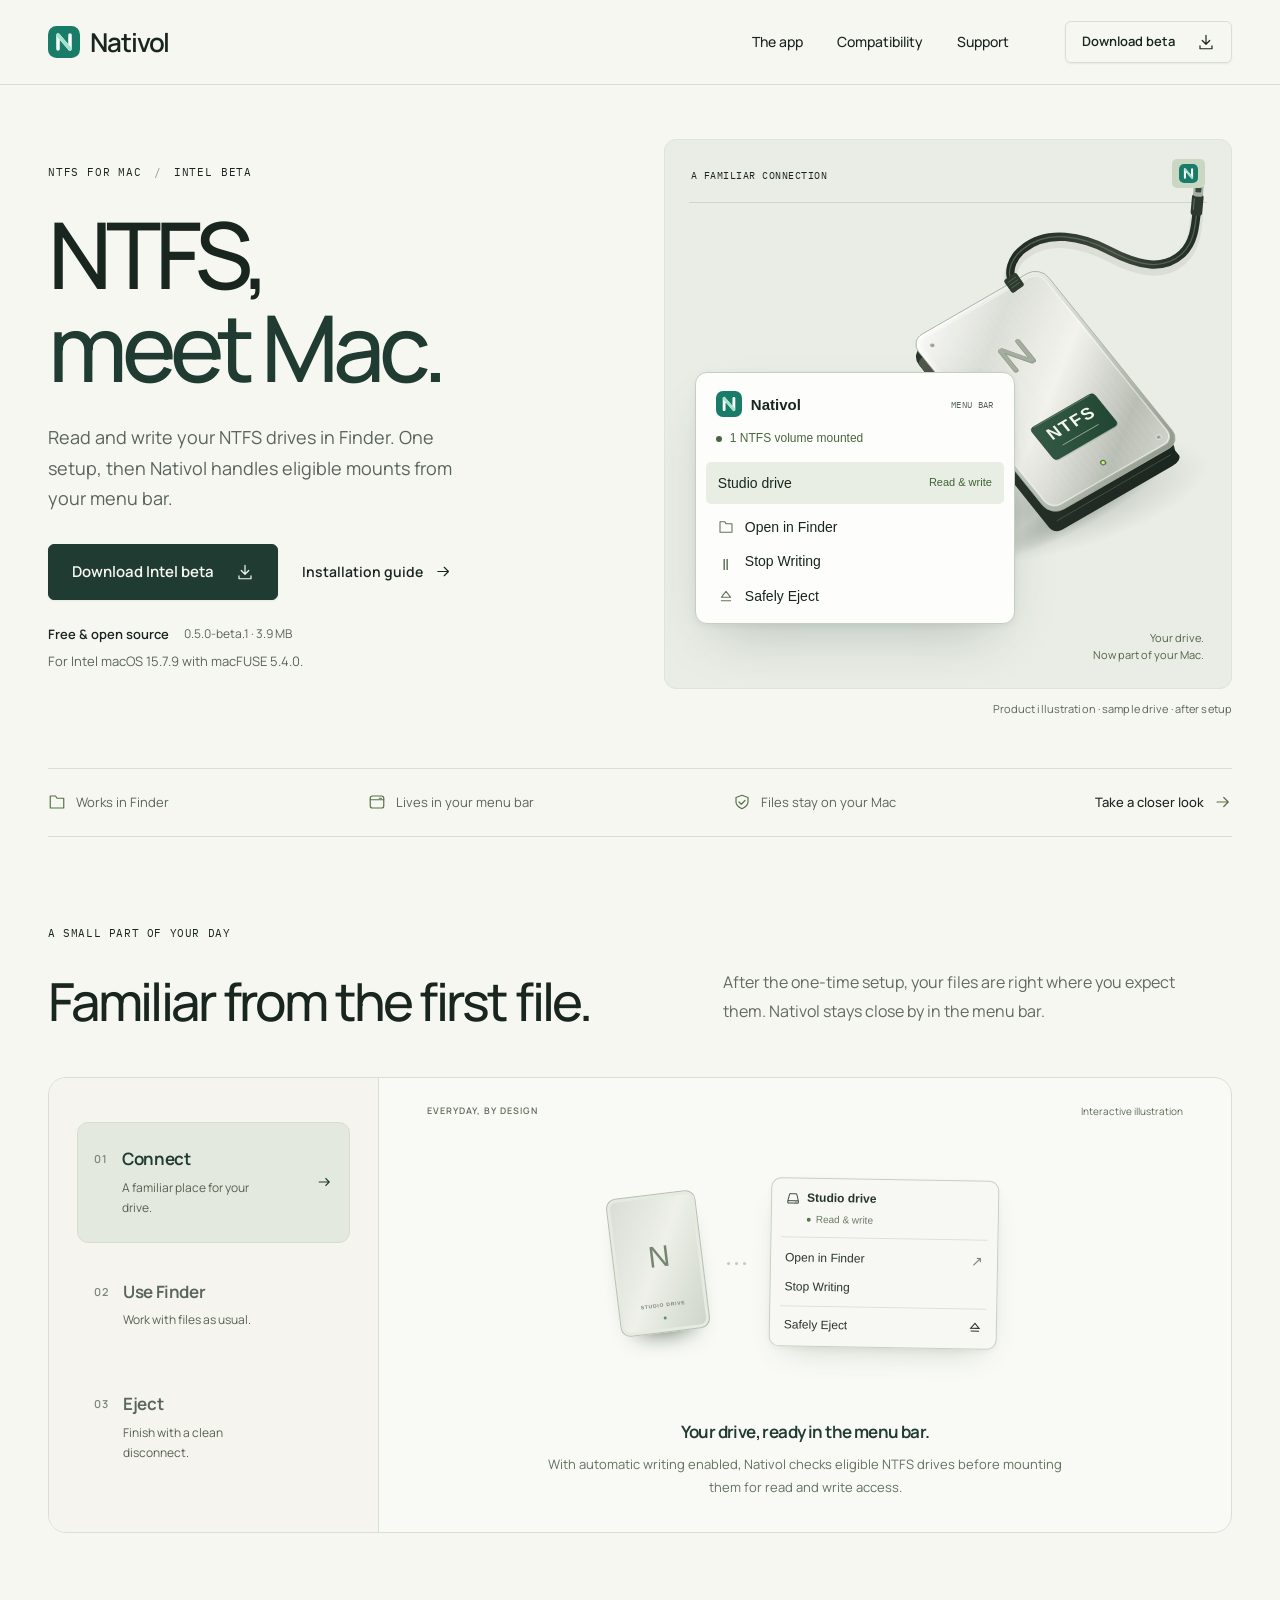
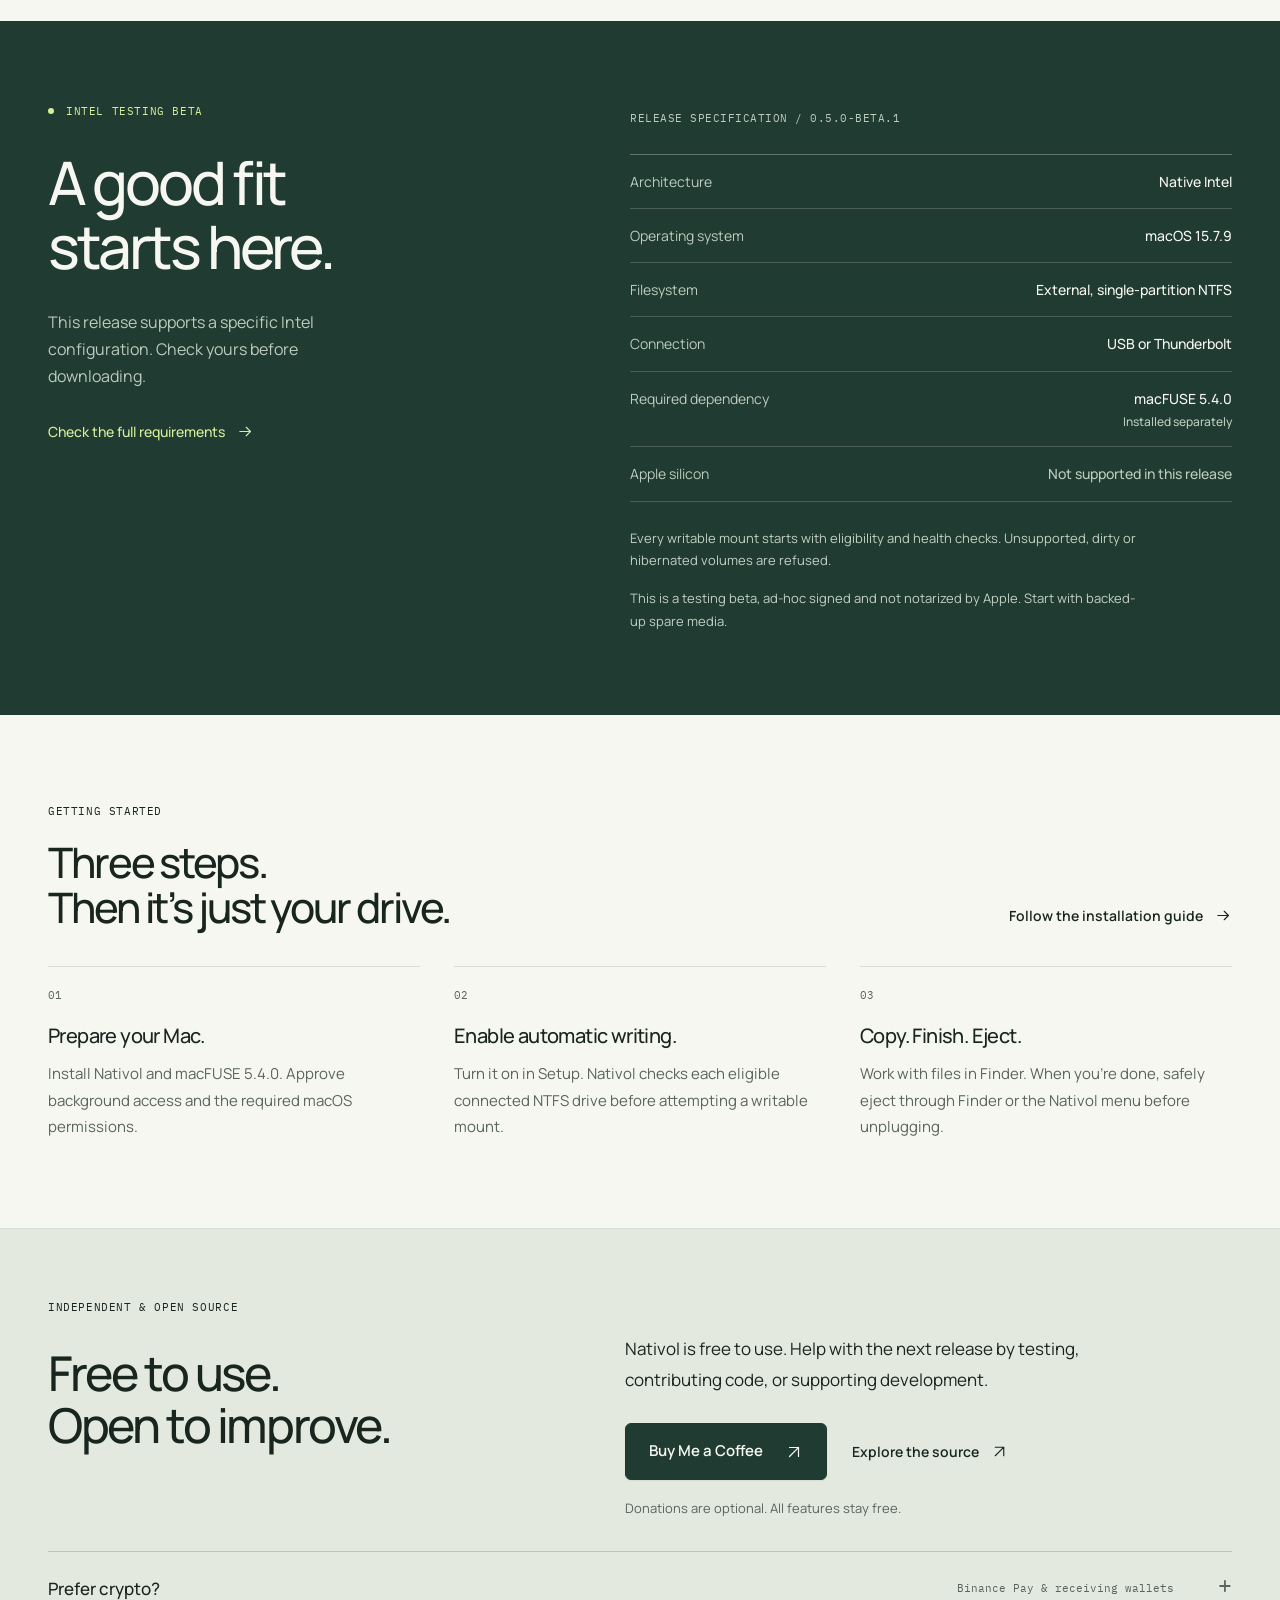
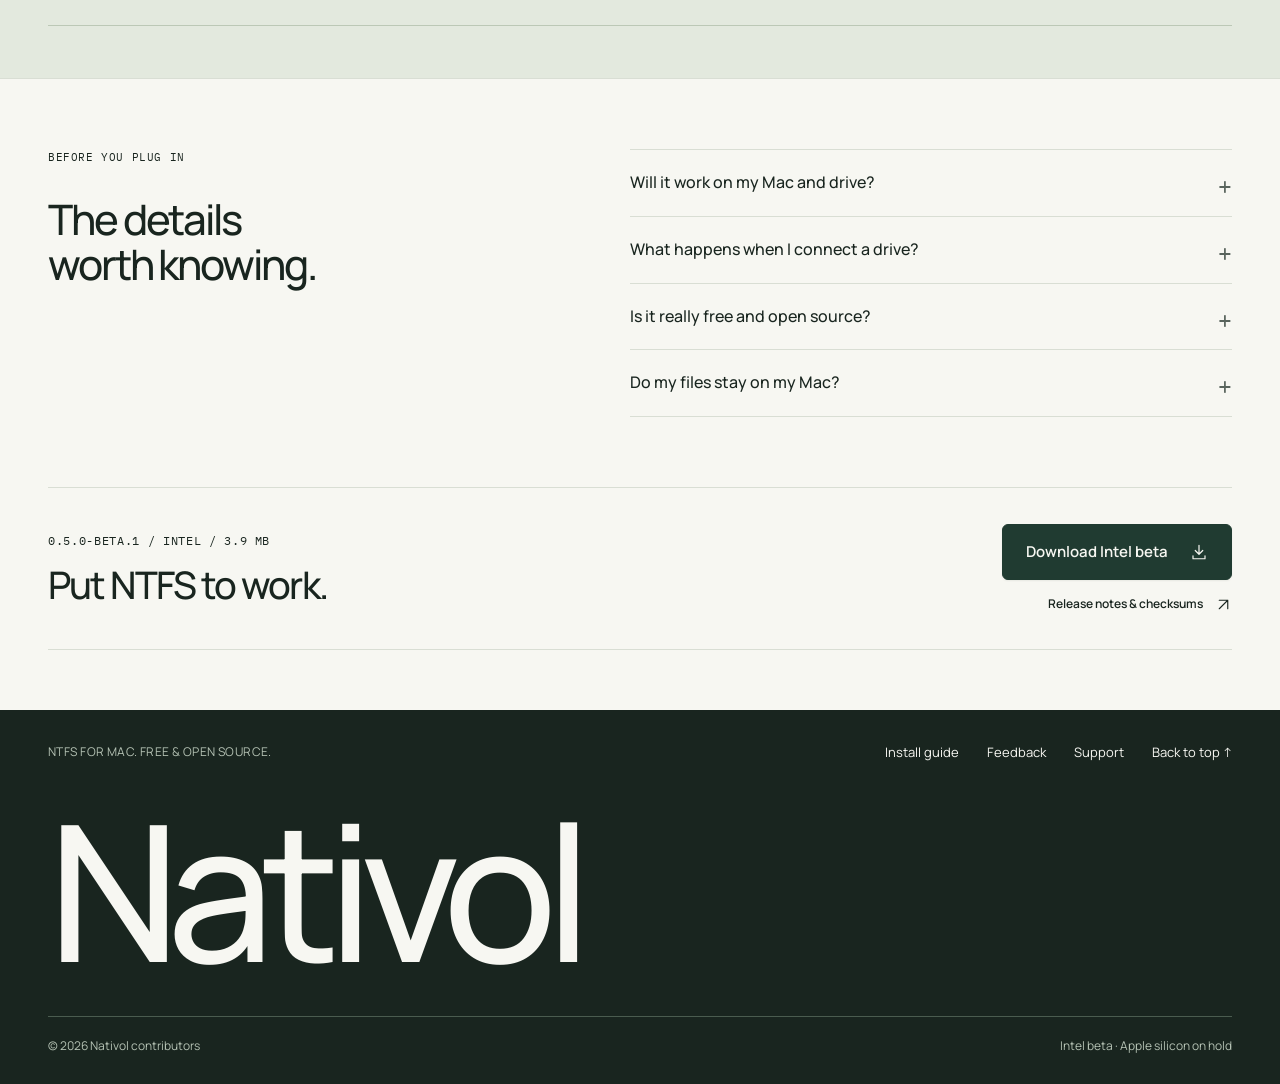
<file: site/index.html>
<!doctype html>
<html lang="en">
<head>
  <meta charset="utf-8">
  <meta name="viewport" content="width=device-width, initial-scale=1">
  <meta name="description" content="Read and write eligible NTFS drives in Finder. Nativol is a free, open-source beta for native Intel macOS 15.7.9 with macFUSE 5.4.0.">
  <meta name="theme-color" content="#f7f7f2">
  <meta property="og:title" content="NTFS for Mac — Free Intel Read &amp; Write Beta | Nativol">
  <meta property="og:description" content="Read and write eligible NTFS drives in Finder. Nativol is a free, open-source beta for native Intel macOS 15.7.9 with macFUSE 5.4.0.">
  <meta property="og:type" content="website">
  <meta property="og:site_name" content="Nativol">
  <meta property="og:url" content="https://nativol.org/">
  <meta name="twitter:card" content="summary">
  <meta name="twitter:title" content="NTFS for Mac — Free Intel Read &amp; Write Beta | Nativol">
  <meta name="twitter:description" content="Read and write eligible NTFS drives in Finder. Nativol is a free, open-source beta for native Intel macOS 15.7.9 with macFUSE 5.4.0.">
  <link rel="canonical" href="https://nativol.org/">
  <title>NTFS for Mac — Free Intel Read &amp; Write Beta | Nativol</title>
  <script type="application/ld+json">
  {
    "@context": "https://schema.org",
    "@graph": [
      {
        "@type": "WebSite",
        "@id": "https://nativol.org/#website",
        "url": "https://nativol.org/",
        "name": "Nativol",
        "inLanguage": "en"
      },
      {
        "@type": "SoftwareApplication",
        "@id": "https://nativol.org/#application",
        "name": "Nativol",
        "url": "https://nativol.org/",
        "description": "Free, open-source NTFS read and write testing beta for native Intel Macs on macOS 15.7.9 with macFUSE 5.4.0. Eligible external single-partition NTFS drives only. Ad-hoc signed and not notarized by Apple; Apple silicon is not supported in this release.",
        "applicationCategory": "UtilitiesApplication",
        "operatingSystem": "macOS 15.7.9",
        "processorRequirements": "Native Intel (x86_64)",
        "softwareRequirements": "macFUSE 5.4.0, installed separately; background service approval and Full Disk Access",
        "softwareVersion": "0.5.0-beta.1",
        "downloadUrl": "https://github.com/jimmychaula-max/Nativol/releases/download/v0.5.0-beta.1/Nativol-0.5.0-beta.1-Intel-Beta.dmg",
        "releaseNotes": "https://github.com/jimmychaula-max/Nativol/releases/tag/v0.5.0-beta.1",
        "isAccessibleForFree": true,
        "offers": {
          "@type": "Offer",
          "price": 0,
          "url": "https://nativol.org/#get-build"
        }
      }
    ]
  }
  </script>
  <link rel="icon" href="assets/nativol.svg" type="image/svg+xml">
  <link rel="preload" href="assets/fonts/Manrope-Variable.woff2" as="font" type="font/woff2" crossorigin>
  <link rel="stylesheet" href="styles.css?v=20261007-refined-1">
  <link rel="stylesheet" href="refinements.css?v=20261007-1">
  <link rel="stylesheet" href="tour.css?v=20261007-1">
  <script src="config.js?v=20261007-coffee" defer></script>
  <script src="site.js?v=20261007-wallets" defer></script>
</head>
<body>
  <svg class="icon-definitions" xmlns="http://www.w3.org/2000/svg" aria-hidden="true"><defs>
    <symbol id="i-arrow" viewBox="0 0 24 24"><path d="M4 12h15m-6-6 6 6-6 6"/></symbol>
    <symbol id="i-diagonal" viewBox="0 0 24 24"><path d="M6 18 18 6M6 6h12v12"/></symbol>
    <symbol id="i-download" viewBox="0 0 24 24"><path d="M12 3v12m-5-5 5 5 5-5M4 17v4h16v-4"/></symbol>
    <symbol id="i-check" viewBox="0 0 24 24"><path d="m5 12 4 4L19 6"/></symbol>
    <symbol id="i-folder" viewBox="0 0 24 24"><path d="M3 7V4h7l2 3h9v13H3Z"/></symbol>
    <symbol id="i-eject" viewBox="0 0 24 24"><path d="m5 14 7-9 7 9ZM5 19h14"/></symbol>
    <symbol id="i-menubar" viewBox="0 0 24 24"><rect x="3" y="4" width="18" height="16" rx="3"/><path d="M3 9h18m-6-2h3"/></symbol>
    <symbol id="i-local" viewBox="0 0 24 24"><path d="m12 3 8 3v6c0 5-8 9-8 9S4 17 4 12V6Z"/><path d="m8 12 3 3 5-5"/></symbol>
  </defs></svg>
  <a class="skip" href="#main">Skip to content</a>
  <header class="site-header">
    <nav class="wrap nav" aria-label="Main navigation">
      <a class="brand" href="/" aria-label="Nativol home"><img src="assets/nativol.svg" width="32" height="32" alt="">Nativol</a>
      <div class="nav-links"><a href="#features">The app</a><a href="#compatibility">Compatibility</a><a href="#support">Support</a></div>
      <a id="nav-download-link" class="button button-small button-outline" href="https://github.com/jimmychaula-max/Nativol/releases/download/v0.5.0-beta.1/Nativol-0.5.0-beta.1-Intel-Beta.dmg">Download beta <svg class="icon" aria-hidden="true"><use href="#i-download"/></svg></a>
    </nav>
  </header>
  <main id="main">
    <section class="hero wrap" aria-labelledby="hero-title">
      <div class="hero-copy">
        <p class="eyebrow">NTFS FOR MAC <span aria-hidden="true">/</span> INTEL BETA</p>
        <h1 id="hero-title">NTFS,<br><span>meet Mac.</span></h1>
        <p class="hero-description">Read and write your NTFS drives in Finder. One setup, then Nativol handles eligible mounts from your menu bar.</p>
        <div class="actions hero-actions">
          <a id="hero-download-link" class="button" href="https://github.com/jimmychaula-max/Nativol/releases/download/v0.5.0-beta.1/Nativol-0.5.0-beta.1-Intel-Beta.dmg">Download Intel beta <svg class="icon" aria-hidden="true"><use href="#i-download"/></svg></a>
          <a class="text-link" href="/guide#installation">Installation guide <svg class="icon" aria-hidden="true"><use href="#i-arrow"/></svg></a>
        </div>
        <div class="hero-note"><p><strong>Free &amp; open source</strong><span>0.5.0-beta.1 · 3.9 MB</span></p><p>For Intel macOS 15.7.9 with macFUSE 5.4.0.</p></div>
      </div>
      <figure class="drive-figure">
        <div class="drive-stage">
          <div class="drive-stage-label"><span>A FAMILIAR CONNECTION</span><span class="scene-menu-icon" aria-hidden="true"><img src="assets/nativol.svg" width="20" height="20" alt=""></span></div>
          <img class="drive-art" src="assets/ntfs-drive.svg" width="600" height="580" alt="Technical illustration of an external NTFS drive">
          <div class="menu-preview" role="img" aria-label="Illustration of Nativol’s menu: Studio drive has read and write access, with Open in Finder, Stop Writing and Safely Eject actions.">
            <div class="menu-preview-heading"><img src="assets/nativol.svg" width="26" height="26" alt=""><strong>Nativol</strong><span class="menu-preview-meta">MENU BAR</span></div>
            <p class="menu-preview-status"><span class="status-dot"></span>1 NTFS volume mounted</p>
            <div class="menu-preview-volume"><span>Studio drive</span><span class="menu-preview-access">Read &amp; write</span></div>
            <div class="menu-preview-actions"><div><svg class="icon" aria-hidden="true"><use href="#i-folder"/></svg><span>Open in Finder</span></div><div><span class="menu-pause" aria-hidden="true">Ⅱ</span><span>Stop Writing</span></div><div><svg class="icon" aria-hidden="true"><use href="#i-eject"/></svg><span>Safely Eject</span></div></div>
          </div>
          <span class="scene-annotation" aria-hidden="true">Your drive.<br>Now part of your Mac.</span>
        </div>
        <figcaption>Product illustration · sample drive · after setup</figcaption>
      </figure>
    </section>

    <div class="utility-strip wrap" aria-label="At a glance"><span><svg class="icon" aria-hidden="true"><use href="#i-folder"/></svg>Works in Finder</span><span><svg class="icon" aria-hidden="true"><use href="#i-menubar"/></svg>Lives in your menu bar</span><span><svg class="icon" aria-hidden="true"><use href="#i-local"/></svg>Files stay on your Mac</span><a href="#features">Take a closer look <svg class="icon" aria-hidden="true"><use href="#i-arrow"/></svg></a></div>

    <section class="product-tour section wrap" id="features" aria-labelledby="features-title">
      <div class="tour-heading">
        <div><p class="eyebrow">A SMALL PART OF YOUR DAY</p><h2 id="features-title">Familiar from the first file.</h2></div>
        <p>After the one-time setup, your files are right where you expect them. Nativol stays close by in the menu bar.</p>
      </div>
      <fieldset class="tour-experience">
        <legend class="tour-sr-only">Explore the Nativol workflow</legend>
        <input class="tour-input" type="radio" name="nativol-tour" id="tour-connect" checked aria-controls="tour-panel-connect">
        <input class="tour-input" type="radio" name="nativol-tour" id="tour-finder" aria-controls="tour-panel-finder">
        <input class="tour-input" type="radio" name="nativol-tour" id="tour-eject" aria-controls="tour-panel-eject">
        <div class="tour-rail">
          <label class="tour-step" for="tour-connect"><span class="tour-step-number" aria-hidden="true">01</span><span class="tour-step-copy"><span class="tour-step-title">Connect</span><span class="tour-step-detail">A familiar place for your drive.</span></span><svg class="tour-step-arrow" viewBox="0 0 24 24" aria-hidden="true"><path d="M5 12h14m-5-5 5 5-5 5"/></svg></label>
          <label class="tour-step" for="tour-finder"><span class="tour-step-number" aria-hidden="true">02</span><span class="tour-step-copy"><span class="tour-step-title">Use Finder</span><span class="tour-step-detail">Work with files as usual.</span></span><svg class="tour-step-arrow" viewBox="0 0 24 24" aria-hidden="true"><path d="M5 12h14m-5-5 5 5-5 5"/></svg></label>
          <label class="tour-step" for="tour-eject"><span class="tour-step-number" aria-hidden="true">03</span><span class="tour-step-copy"><span class="tour-step-title">Eject</span><span class="tour-step-detail">Finish with a clean disconnect.</span></span><svg class="tour-step-arrow" viewBox="0 0 24 24" aria-hidden="true"><path d="M5 12h14m-5-5 5 5-5 5"/></svg></label>
        </div>
        <div class="tour-stage">
          <div class="tour-stage-meta"><span>EVERYDAY, BY DESIGN</span><span>Interactive illustration</span></div>
          <div class="tour-panel" id="tour-panel-connect">
            <div class="tour-scene tour-connect-scene" role="img" aria-label="Illustration of a Studio drive with read and write access in the Nativol menu. The menu includes Open in Finder, Stop Writing and Safely Eject.">
              <div class="tour-small-drive" aria-hidden="true"><span class="tour-drive-mark">N</span><span class="tour-drive-name">STUDIO DRIVE</span><span class="tour-drive-light"></span></div>
              <div class="tour-connection" aria-hidden="true"><span></span><span></span><span></span></div>
              <div class="tour-menu" aria-hidden="true"><div class="tour-menu-heading"><svg viewBox="0 0 24 24"><path d="m6 4-3 12h18L18 4Zm-3 12v4h18v-4M16 18h2"/></svg><strong>Studio drive</strong></div><div class="tour-menu-state"><span></span>Read &amp; write</div><div class="tour-menu-divider"></div><div class="tour-menu-row">Open in Finder<span>↗</span></div><div class="tour-menu-row">Stop Writing</div><div class="tour-menu-divider"></div><div class="tour-menu-row">Safely Eject<svg viewBox="0 0 20 20"><path d="m10 4-6 7h12ZM4 15h12"/></svg></div></div>
            </div>
            <div class="tour-caption"><h3>Your drive, ready in the menu bar.</h3><p>With automatic writing enabled, Nativol checks eligible NTFS drives before mounting them for read and write access.</p></div>
          </div>
          <div class="tour-panel" id="tour-panel-finder">
            <div class="tour-scene tour-finder-scene" role="img" aria-label="Illustration of a Finder window for Studio drive, showing example folders Projects and Photos, and the file Notes.txt.">
              <div class="tour-finder-window" aria-hidden="true"><div class="tour-finder-toolbar"><div class="tour-window-dots"><i></i><i></i><i></i></div><span class="tour-finder-back">‹</span><strong>Studio drive</strong><svg viewBox="0 0 24 24"><path d="M4 6h2m4 0h10M4 12h2m4 0h10M4 18h2m4 0h10"/></svg></div><div class="tour-finder-body"><div class="tour-finder-sidebar"><span>Locations</span><div><svg viewBox="0 0 24 24"><path d="m6 4-3 12h18L18 4Zm-3 12v4h18v-4M16 18h2"/></svg>Studio drive</div></div><div class="tour-finder-files"><div class="tour-file-heading"><span>Name</span><span>Kind</span></div><div class="tour-file-row"><svg class="tour-folder-icon" viewBox="0 0 24 24"><path d="M3 6h7l2 2h9v12H3Z"/></svg><span>Projects</span><small>Folder</small></div><div class="tour-file-row"><svg class="tour-folder-icon" viewBox="0 0 24 24"><path d="M3 6h7l2 2h9v12H3Z"/></svg><span>Photos</span><small>Folder</small></div><div class="tour-file-row"><svg class="tour-file-icon" viewBox="0 0 24 24"><path d="M6 3h8l4 4v14H6Zm8 0v5h4M9 12h6M9 16h6"/></svg><span>Notes.txt</span><small>Text</small></div><div class="tour-finder-space"></div></div></div><div class="tour-finder-bottom">3 items<span>Example files</span></div></div>
            </div>
            <div class="tour-caption"><h3>Same Finder. Same way of working.</h3><p>Copy, move and organize files on your writable NTFS drive. There’s no separate file browser to learn.</p></div>
          </div>
          <div class="tour-panel" id="tour-panel-eject">
            <div class="tour-scene tour-eject-scene" role="img" aria-label="Illustration of an external drive that has finished ejecting, with a check mark and the words Ready to unplug.">
              <div class="tour-ejected-drive" aria-hidden="true"><div class="tour-small-drive"><span class="tour-drive-mark">N</span><span class="tour-drive-name">STUDIO DRIVE</span><span class="tour-drive-light"></span></div><span class="tour-eject-check"><svg viewBox="0 0 24 24"><path d="m5 12 4 4L19 6"/></svg></span></div><span class="tour-eject-status" aria-hidden="true">Ready to unplug</span>
            </div>
            <div class="tour-caption"><h3>A small habit. A proper finish.</h3><p>Safely eject through Finder or the Nativol menu. Wait for ejection to finish before unplugging.</p></div>
          </div>
        </div>
      </fieldset>
    </section>

    <section class="compatibility-section" id="compatibility" aria-labelledby="compatibility-title">
      <div class="wrap compatibility-layout">
        <div class="compatibility-intro"><p class="eyebrow"><span class="status-dot"></span> INTEL TESTING BETA</p><h2 id="compatibility-title">A good fit<br>starts here.</h2><p>This release supports a specific Intel configuration. Check yours before downloading.</p><a class="text-link" href="/guide">Check the full requirements <svg class="icon" aria-hidden="true"><use href="#i-arrow"/></svg></a></div>
        <div class="compatibility-details">
          <p class="spec-heading">RELEASE SPECIFICATION / 0.5.0-BETA.1</p>
          <dl class="compatibility-table">
            <div><dt>Architecture</dt><dd>Native Intel</dd></div>
            <div><dt>Operating system</dt><dd>macOS 15.7.9</dd></div>
            <div><dt>Filesystem</dt><dd>External, single-partition NTFS</dd></div>
            <div><dt>Connection</dt><dd>USB or Thunderbolt</dd></div>
            <div><dt>Required dependency</dt><dd>macFUSE 5.4.0<small>Installed separately</small></dd></div>
            <div><dt>Apple silicon</dt><dd class="muted-light">Not supported in this release</dd></div>
          </dl>
          <div class="compatibility-notes"><p>Every writable mount starts with eligibility and health checks. Unsupported, dirty or hibernated volumes are refused.</p><p>This is a testing beta, ad-hoc signed and not notarized by Apple. Start with backed-up spare media.</p></div>
        </div>
      </div>
    </section>

    <section class="setup-section section wrap" id="setup" aria-labelledby="setup-title">
      <div class="section-intro"><p class="eyebrow">GETTING STARTED</p><h2 id="setup-title">Three steps.<br>Then it’s just your drive.</h2><a class="text-link" href="/guide">Follow the installation guide <svg class="icon" aria-hidden="true"><use href="#i-arrow"/></svg></a></div>
      <ol class="steps">
        <li><span class="row-number">01</span><div><h3>Prepare your Mac.</h3><p>Install Nativol and macFUSE 5.4.0. Approve background access and the required macOS permissions.</p></div></li>
        <li><span class="row-number">02</span><div><h3>Enable automatic writing.</h3><p>Turn it on in Setup. Nativol checks each eligible connected NTFS drive before attempting a writable mount.</p></div></li>
        <li><span class="row-number">03</span><div><h3>Copy. Finish. Eject.</h3><p>Work with files in Finder. When you're done, safely eject through Finder or the Nativol menu before unplugging.</p></div></li>
      </ol>
    </section>

    <section class="support-section" id="support" aria-labelledby="support-title">
      <div class="wrap support-layout">
        <div class="section-intro"><p class="eyebrow">INDEPENDENT &amp; OPEN SOURCE</p><h2 id="support-title">Free to use.<br>Open to improve.</h2></div>
        <div class="support-copy"><p>Nativol is free to use. Help with the next release by testing, contributing code, or supporting development.</p><div class="actions support-actions"><a id="coffee-link" class="button" hidden target="_blank" rel="noopener noreferrer">Buy Me a Coffee <svg class="icon" aria-hidden="true"><use href="#i-diagonal"/></svg></a><a id="source-link" class="text-link" href="https://github.com/jimmychaula-max/Nativol">Explore the source <svg class="icon" aria-hidden="true"><use href="#i-diagonal"/></svg></a></div><p id="coffee-pending" class="pending-note">Coffee link coming soon.</p><p class="support-footnote">Donations are optional. All features stay free.</p></div>
        <details class="crypto-disclosure"><summary><span>Prefer crypto?</span><span class="disclosure-hint">Binance Pay &amp; receiving wallets</span></summary><div class="crypto-content"><div id="binance-pay-container"></div><p id="crypto-pending" class="pending-note">Receiving details will appear here when added.</p><div id="onchain-panel" class="onchain-panel" aria-labelledby="wallets-heading" hidden><h3 id="wallets-heading" class="wallets-heading" hidden>On-chain wallets</h3><p id="network-note" class="network-note" hidden>Send only the asset on the network shown for each address.</p><div id="wallets-container"></div></div><p id="donation-status" class="donation-status" role="status" aria-live="polite" aria-atomic="true"></p></div></details>
        <noscript><p class="noscript-note">Visit <a href="https://buymeacoffee.com/nativol">Buy Me a Coffee</a> to support Nativol. Crypto receiving details require JavaScript.</p></noscript>
      </div>
    </section>

    <section class="faq-section section wrap" aria-labelledby="faq-title">
      <div class="section-intro"><p class="eyebrow">BEFORE YOU PLUG IN</p><h2 id="faq-title">The details<br>worth knowing.</h2></div>
      <div class="faq-list">
        <details><summary>Will it work on my Mac and drive?</summary><p>This beta enables writing on native Intel macOS 15.7.9 with macFUSE 5.4.0, for eligible external single-partition NTFS drives over USB or Thunderbolt. The helper checks identity, supported geometry and filesystem health. Apple silicon and additional macOS versions are outside this release. See the <a href="/guide">full requirements</a>.</p></details>
        <details><summary>What happens when I connect a drive?</summary><p>After background setup, opt in to automatic writing. Nativol checks eligible connected drives and attempts writable mounts. You can keep individual volumes read-only. Unsupported or unhealthy drives are refused; Nativol does not format, repair or force a busy unmount.</p></details>
        <details><summary>Is it really free and open source?</summary><p>Yes. Nativol's original app code is MIT licensed; the NTFS engine, health checker and patches retain their GPL licenses. macFUSE is installed separately. Donations are optional and do not unlock features. Read the <a href="https://github.com/jimmychaula-max/Nativol">source and licenses on GitHub</a>.</p></details>
        <details><summary>Do my files stay on my Mac?</summary><p>Yes. Drive operations stay on your Mac. This site has no analytics, external fonts or embedded payment widgets. Donation links and QR codes take you to the relevant payment service; this site does not process payments or receive payment confirmations.</p></details>
      </div>
    </section>

    <section class="download-section wrap" id="get-build" aria-labelledby="download-title"><div><p class="eyebrow">0.5.0-BETA.1 / INTEL / 3.9 MB</p><h2 id="download-title">Put NTFS to work.</h2></div><div class="download-actions"><a id="download-link" class="button" href="https://github.com/jimmychaula-max/Nativol/releases/download/v0.5.0-beta.1/Nativol-0.5.0-beta.1-Intel-Beta.dmg">Download Intel beta <svg class="icon" aria-hidden="true"><use href="#i-download"/></svg></a><a id="release-link" class="text-link" href="https://github.com/jimmychaula-max/Nativol/releases/tag/v0.5.0-beta.1">Release notes &amp; checksums <svg class="icon" aria-hidden="true"><use href="#i-diagonal"/></svg></a></div></section>
  </main>
  <footer class="site-footer"><div class="wrap"><div class="footer-top"><span>NTFS FOR MAC. FREE &amp; OPEN SOURCE.</span><nav class="footer-links" aria-label="Footer navigation"><a href="/guide">Install guide</a><a href="https://github.com/jimmychaula-max/Nativol/issues">Feedback</a><a href="#support">Support</a><a href="#main">Back to top ↑</a></nav></div><a class="footer-wordmark" href="/" aria-label="Nativol home">Nativol</a><div class="footer-bottom"><span>© 2026 Nativol contributors</span><span>Intel beta · Apple silicon on hold</span></div></div></footer>
</body>
</html>
</file>
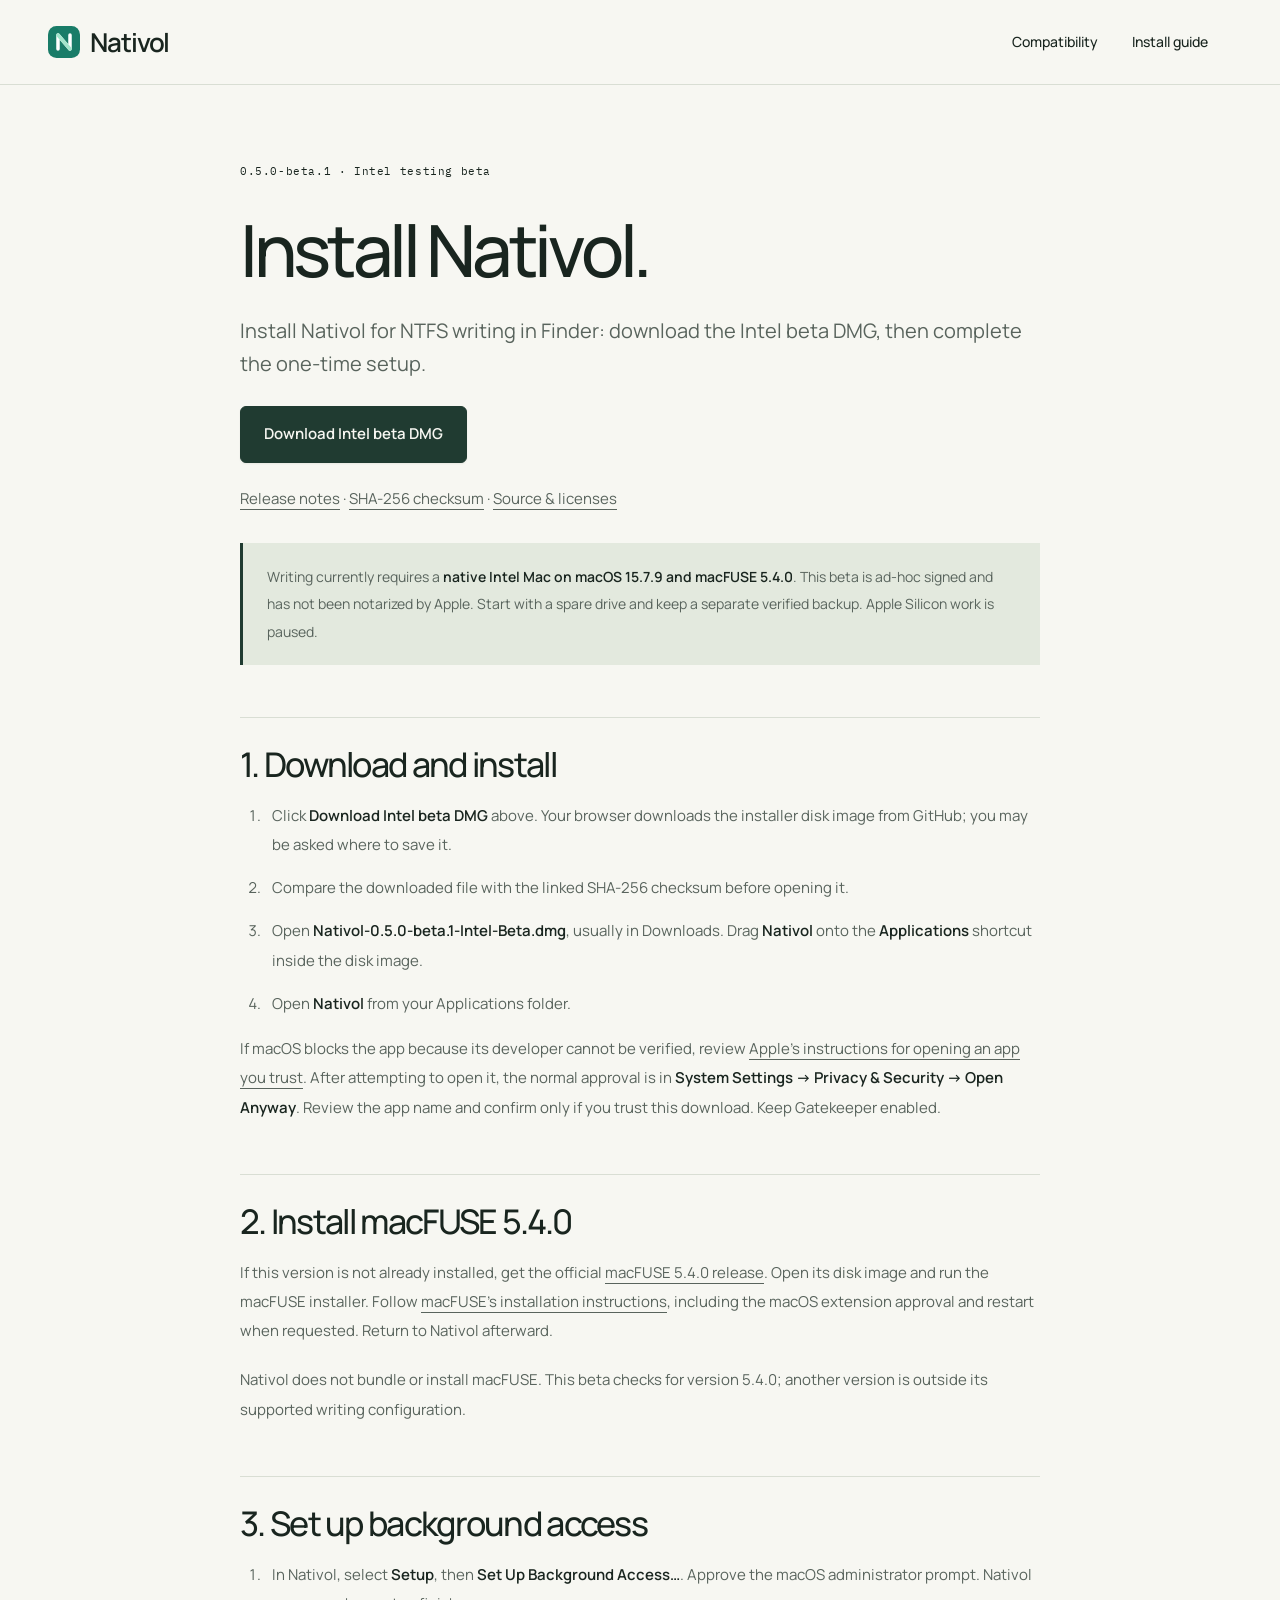
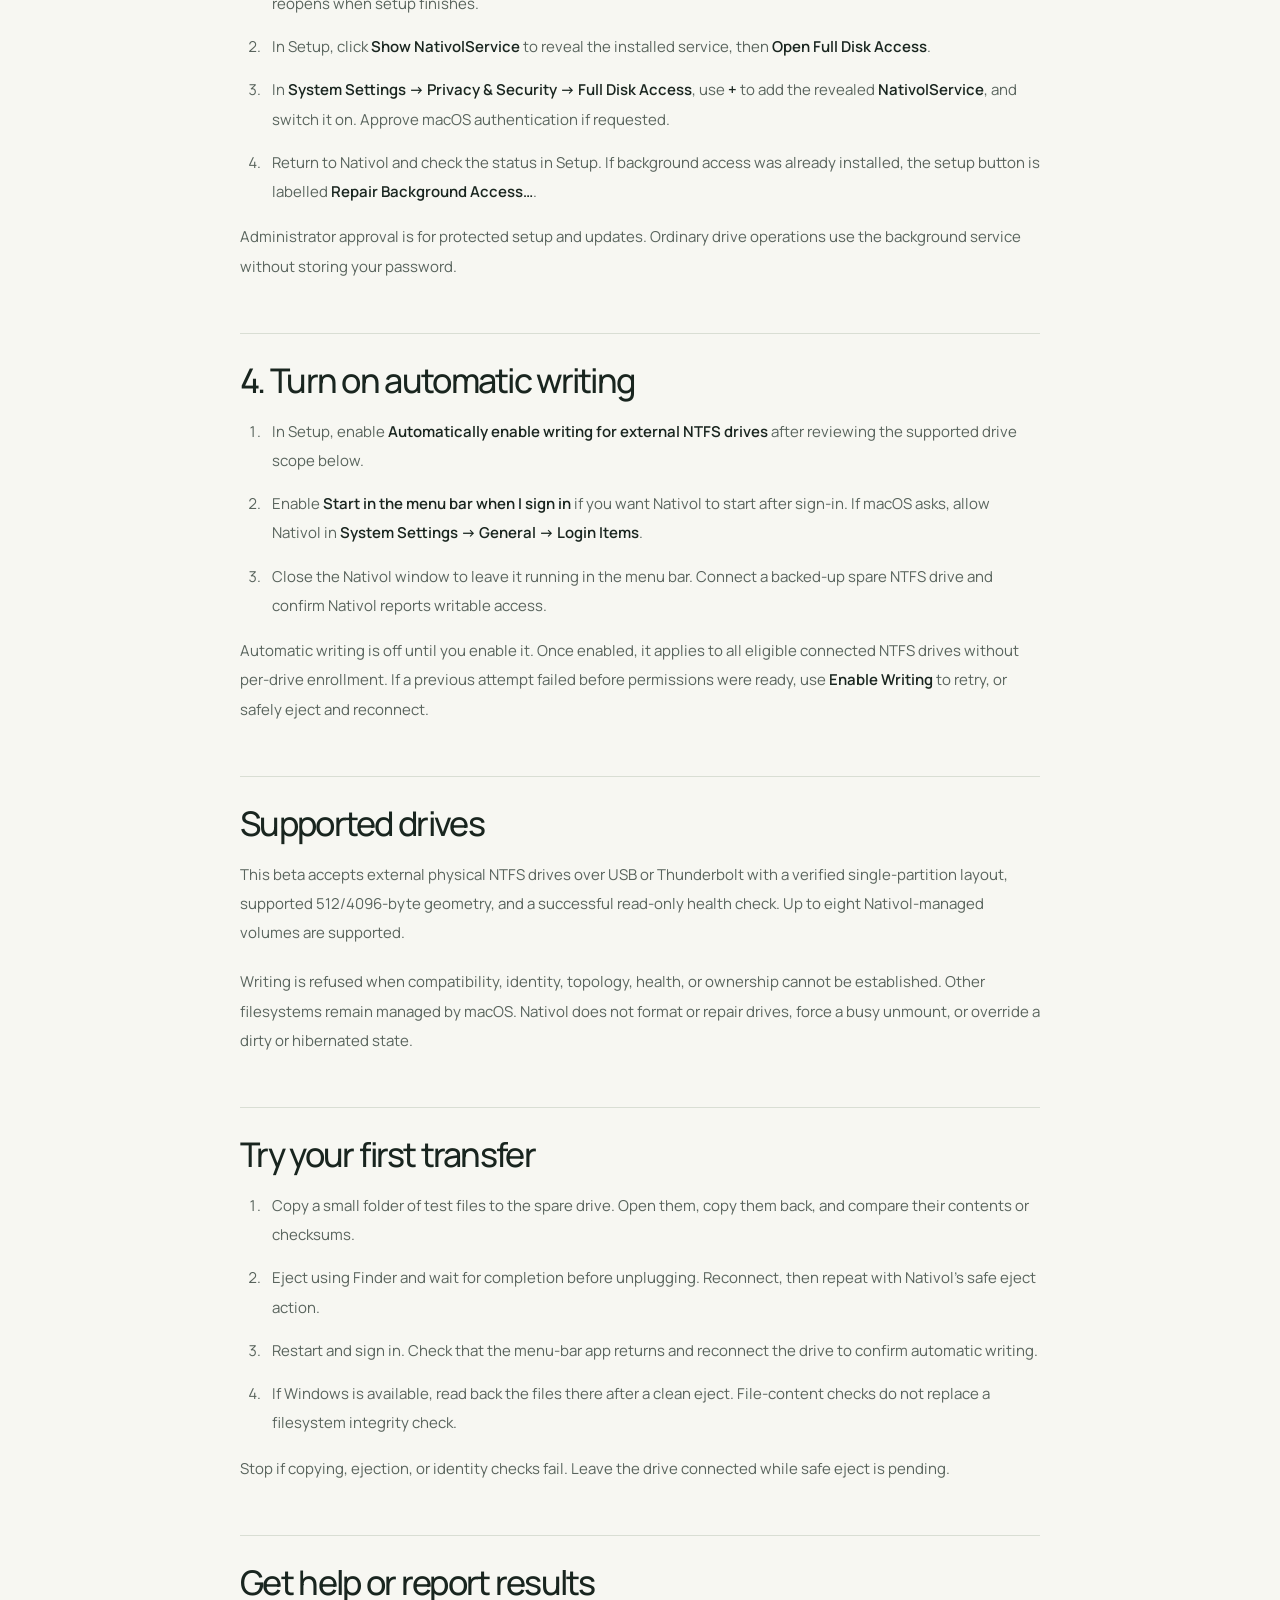
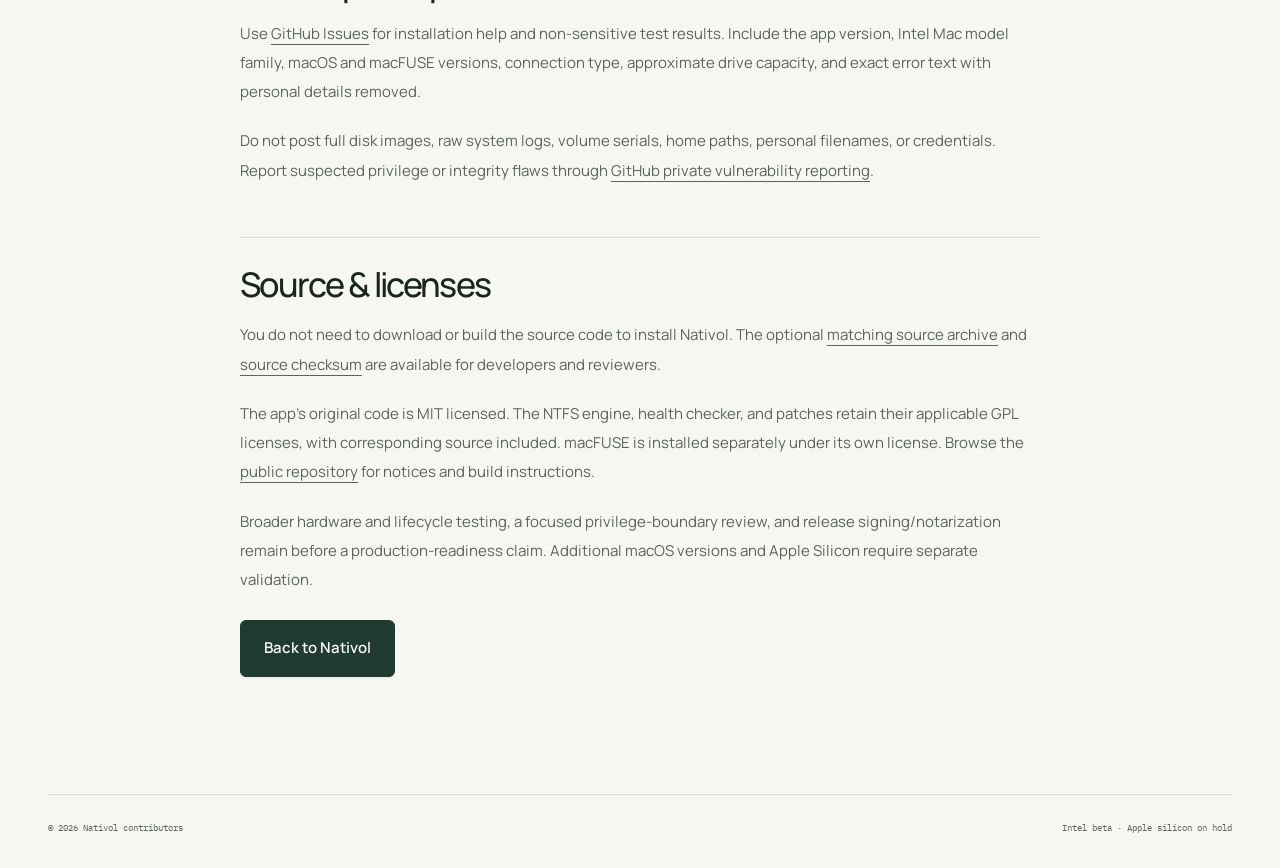
<file: site/guide.html>
<!doctype html>
<html lang="en">
<head>
  <meta charset="utf-8">
  <meta name="viewport" content="width=device-width,initial-scale=1">
  <meta name="description" content="Install the Nativol Intel beta, macFUSE 5.4.0 and required macOS permissions. Set up automatic NTFS writing on macOS 15.7.9.">
  <meta name="theme-color" content="#f7f7f2">
  <meta property="og:title" content="Install Nativol — NTFS for Intel Mac Beta Setup Guide">
  <meta property="og:description" content="Install the Nativol Intel beta, macFUSE 5.4.0 and required macOS permissions. Set up automatic NTFS writing on macOS 15.7.9.">
  <meta property="og:type" content="website">
  <meta property="og:site_name" content="Nativol">
  <meta property="og:url" content="https://nativol.org/guide">
  <meta name="twitter:card" content="summary">
  <meta name="twitter:title" content="Install Nativol — NTFS for Intel Mac Beta Setup Guide">
  <meta name="twitter:description" content="Install the Nativol Intel beta, macFUSE 5.4.0 and required macOS permissions. Set up automatic NTFS writing on macOS 15.7.9.">
  <link rel="canonical" href="https://nativol.org/guide">
  <title>Install Nativol — NTFS for Intel Mac Beta Setup Guide</title>
  <script type="application/ld+json">
  {
    "@context": "https://schema.org",
    "@type": "BreadcrumbList",
    "itemListElement": [
      {
        "@type": "ListItem",
        "position": 1,
        "name": "Nativol",
        "item": "https://nativol.org/"
      },
      {
        "@type": "ListItem",
        "position": 2,
        "name": "Install guide",
        "item": "https://nativol.org/guide"
      }
    ]
  }
  </script>
  <link rel="icon" href="assets/nativol.svg" type="image/svg+xml">
  <link rel="stylesheet" href="styles.css?v=20261007-refined-1">
  <link rel="stylesheet" href="refinements.css?v=20261007-1">
</head>
<body>
  <a class="skip" href="#main">Skip to content</a>
  <header class="site-header">
    <nav class="wrap nav" aria-label="Main navigation">
      <a class="brand" href="/" aria-label="Nativol home"><img src="assets/nativol.svg" width="35" height="35" alt="">Nativol</a>
      <div class="nav-links"><a href="/#compatibility">Compatibility</a><a href="/guide" aria-current="page">Install guide</a></div>
    </nav>
  </header>
  <main id="main" class="wrap">
    <article class="article">
      <span class="eyebrow">0.5.0-beta.1 · Intel testing beta</span>
      <h1>Install Nativol.</h1>
      <p class="lead">Install Nativol for NTFS writing in Finder: download the Intel beta DMG, then complete the one-time setup.</p>
      <div class="actions"><a class="button" href="https://github.com/jimmychaula-max/Nativol/releases/download/v0.5.0-beta.1/Nativol-0.5.0-beta.1-Intel-Beta.dmg">Download Intel beta DMG</a></div>
      <p><a href="https://github.com/jimmychaula-max/Nativol/releases/tag/v0.5.0-beta.1">Release notes</a> · <a href="https://github.com/jimmychaula-max/Nativol/releases/download/v0.5.0-beta.1/Nativol-0.5.0-beta.1-Intel-Beta.dmg.sha256">SHA-256 checksum</a> · <a href="#source">Source &amp; licenses</a></p>
      <p class="notice">Writing currently requires a <strong>native Intel Mac on macOS 15.7.9 and macFUSE 5.4.0</strong>. This beta is ad-hoc signed and has not been notarized by Apple. Start with a spare drive and keep a separate verified backup. Apple Silicon work is paused.</p>

      <h2 id="installation">1. Download and install</h2>
      <ol>
        <li>Click <strong>Download Intel beta DMG</strong> above. Your browser downloads the installer disk image from GitHub; you may be asked where to save it.</li>
        <li>Compare the downloaded file with the linked SHA-256 checksum before opening it.</li>
        <li>Open <strong>Nativol-0.5.0-beta.1-Intel-Beta.dmg</strong>, usually in Downloads. Drag <strong>Nativol</strong> onto the <strong>Applications</strong> shortcut inside the disk image.</li>
        <li>Open <strong>Nativol</strong> from your Applications folder.</li>
      </ol>
      <p>If macOS blocks the app because its developer cannot be verified, review <a href="https://support.apple.com/en-us/102445">Apple's instructions for opening an app you trust</a>. After attempting to open it, the normal approval is in <strong>System Settings → Privacy &amp; Security → Open Anyway</strong>. Review the app name and confirm only if you trust this download. Keep Gatekeeper enabled.</p>

      <h2>2. Install macFUSE 5.4.0</h2>
      <p>If this version is not already installed, get the official <a href="https://github.com/macfuse/macfuse/releases/tag/macfuse-5.4.0">macFUSE 5.4.0 release</a>. Open its disk image and run the macFUSE installer. Follow <a href="https://github.com/macfuse/macfuse/wiki/Getting-Started">macFUSE's installation instructions</a>, including the macOS extension approval and restart when requested. Return to Nativol afterward.</p>
      <p>Nativol does not bundle or install macFUSE. This beta checks for version 5.4.0; another version is outside its supported writing configuration.</p>

      <h2>3. Set up background access</h2>
      <ol>
        <li>In Nativol, select <strong>Setup</strong>, then <strong>Set Up Background Access…</strong>. Approve the macOS administrator prompt. Nativol reopens when setup finishes.</li>
        <li>In Setup, click <strong>Show NativolService</strong> to reveal the installed service, then <strong>Open Full Disk Access</strong>.</li>
        <li>In <strong>System Settings → Privacy &amp; Security → Full Disk Access</strong>, use <strong>+</strong> to add the revealed <strong>NativolService</strong>, and switch it on. Approve macOS authentication if requested.</li>
        <li>Return to Nativol and check the status in Setup. If background access was already installed, the setup button is labelled <strong>Repair Background Access…</strong>.</li>
      </ol>
      <p>Administrator approval is for protected setup and updates. Ordinary drive operations use the background service without storing your password.</p>

      <h2>4. Turn on automatic writing</h2>
      <ol>
        <li>In Setup, enable <strong>Automatically enable writing for external NTFS drives</strong> after reviewing the supported drive scope below.</li>
        <li>Enable <strong>Start in the menu bar when I sign in</strong> if you want Nativol to start after sign-in. If macOS asks, allow Nativol in <strong>System Settings → General → Login Items</strong>.</li>
        <li>Close the Nativol window to leave it running in the menu bar. Connect a backed-up spare NTFS drive and confirm Nativol reports writable access.</li>
      </ol>
      <p>Automatic writing is off until you enable it. Once enabled, it applies to all eligible connected NTFS drives without per-drive enrollment. If a previous attempt failed before permissions were ready, use <strong>Enable Writing</strong> to retry, or safely eject and reconnect.</p>

      <h2>Supported drives</h2>
      <p>This beta accepts external physical NTFS drives over USB or Thunderbolt with a verified single-partition layout, supported 512/4096-byte geometry, and a successful read-only health check. Up to eight Nativol-managed volumes are supported.</p>
      <p>Writing is refused when compatibility, identity, topology, health, or ownership cannot be established. Other filesystems remain managed by macOS. Nativol does not format or repair drives, force a busy unmount, or override a dirty or hibernated state.</p>

      <h2>Try your first transfer</h2>
      <ol>
        <li>Copy a small folder of test files to the spare drive. Open them, copy them back, and compare their contents or checksums.</li>
        <li>Eject using Finder and wait for completion before unplugging. Reconnect, then repeat with Nativol's safe eject action.</li>
        <li>Restart and sign in. Check that the menu-bar app returns and reconnect the drive to confirm automatic writing.</li>
        <li>If Windows is available, read back the files there after a clean eject. File-content checks do not replace a filesystem integrity check.</li>
      </ol>
      <p>Stop if copying, ejection, or identity checks fail. Leave the drive connected while safe eject is pending.</p>

      <h2>Get help or report results</h2>
      <p>Use <a href="https://github.com/jimmychaula-max/Nativol/issues">GitHub Issues</a> for installation help and non-sensitive test results. Include the app version, Intel Mac model family, macOS and macFUSE versions, connection type, approximate drive capacity, and exact error text with personal details removed.</p>
      <p>Do not post full disk images, raw system logs, volume serials, home paths, personal filenames, or credentials. Report suspected privilege or integrity flaws through <a href="https://github.com/jimmychaula-max/Nativol/security/advisories/new">GitHub private vulnerability reporting</a>.</p>

      <h2 id="source">Source &amp; licenses</h2>
      <p>You do not need to download or build the source code to install Nativol. The optional <a href="https://github.com/jimmychaula-max/Nativol/releases/download/v0.5.0-beta.1/Nativol-0.5.0-beta.1-Source.tar.gz">matching source archive</a> and <a href="https://github.com/jimmychaula-max/Nativol/releases/download/v0.5.0-beta.1/Nativol-0.5.0-beta.1-Source.tar.gz.sha256">source checksum</a> are available for developers and reviewers.</p>
      <p>The app's original code is MIT licensed. The NTFS engine, health checker, and patches retain their applicable GPL licenses, with corresponding source included. macFUSE is installed separately under its own license. Browse the <a href="https://github.com/jimmychaula-max/Nativol">public repository</a> for notices and build instructions.</p>
      <p>Broader hardware and lifecycle testing, a focused privilege-boundary review, and release signing/notarization remain before a production-readiness claim. Additional macOS versions and Apple Silicon require separate validation.</p>
      <div class="actions"><a class="button" href="/">Back to Nativol</a></div>
    </article>
  </main>
  <footer class="wrap footer"><span>© 2026 Nativol contributors</span><span>Intel beta · Apple silicon on hold</span></footer>
</body>
</html>
</file>
<file: site/styles.css>
@charset "UTF-8";
@font-face{font-family:Manrope;src:url("assets/fonts/Manrope-Variable.woff2") format("woff2");font-weight:200 800;font-style:normal;font-display:swap}
@font-face{font-family:"IBM Plex Mono";src:url("assets/fonts/IBMPlexMono-Regular.woff2") format("woff2");font-weight:400;font-style:normal;font-display:swap}
@font-face{font-family:"IBM Plex Mono";src:url("assets/fonts/IBMPlexMono-Medium.woff2") format("woff2");font-weight:500;font-style:normal;font-display:swap}
:root{color-scheme:light;--paper:#f5f4ef;--ink:#19251f;--muted:#59645d;--line:#d4d9ce;--sage:#e3e9de;--forest:#203b31;--accent:#d5ee9b;--space-sm:8px;--space-md:16px;--space-lg:24px;--radius-control:6px;--mono:"IBM Plex Mono",ui-monospace,monospace;font-family:Manrope,-apple-system,BlinkMacSystemFont,"Segoe UI",sans-serif;font-synthesis:none;font-size:16px}
*{box-sizing:border-box}
html{scroll-behavior:smooth;scroll-padding-top:32px}
body{margin:0;background:var(--paper);color:var(--ink);line-height:1.65;-webkit-font-smoothing:antialiased}
body,button,a{-webkit-tap-highlight-color:transparent}
button,input{font:inherit}button,a{touch-action:manipulation}button{cursor:pointer}
a{color:inherit;text-underline-offset:5px;text-decoration-thickness:1px}
a:hover{text-decoration-color:currentColor}
button:focus-visible,a:focus-visible,summary:focus-visible,code:focus-visible{outline:2px solid #47803b;outline-offset:5px}
[hidden]{display:none!important}
.wrap{width:min(1280px,calc(100% - 96px));margin-inline:auto}
.icon-definitions{width:0;height:0;position:absolute;overflow:hidden}
.icon{width:20px;height:20px;fill:none;stroke:currentColor;stroke-width:1.6;stroke-linecap:round;stroke-linejoin:round;flex:none;vertical-align:middle}
.skip{position:fixed;left:24px;top:-100px;z-index:100;padding:12px 20px;background:var(--forest);color:var(--paper);border-radius:4px}.skip:focus{top:12px}
.site-header{border-bottom:1px solid var(--line)}
.nav{display:flex;align-items:center;justify-content:space-between;gap:32px;min-height:96px}
.brand{display:inline-flex;align-items:center;gap:10px;font-size:27px;line-height:1;font-weight:600;letter-spacing:-1.3px;text-decoration:none}.brand img{flex:none;width:32px;height:32px}
.nav-links{display:flex;align-items:center;gap:34px;margin-left:auto;margin-right:24px;font-size:13px;font-weight:500}
.nav-links a,.footer-links a{text-decoration:none}.nav-links a:hover,.footer-links a:hover{text-decoration:underline}
.button{display:inline-flex;align-items:center;justify-content:center;gap:24px;min-height:54px;padding:15px 21px;border:1px solid var(--forest);border-radius:6px;background:var(--forest);color:var(--paper);font-size:14px;line-height:1.5;font-weight:600;text-decoration:none;white-space:nowrap;transition:background .18s ease,color .18s ease}
.button:hover{background:#305442}.button .icon{width:18px;height:18px;transition:transform .18s ease}.button:hover .icon{transform:translateY(2px)}
.button-small{min-height:42px;padding:10px 15px;gap:18px;font-size:12px}.button-outline{color:var(--ink);border-color:var(--line);background:transparent}.button-outline:hover{background:var(--sage)}
.text-link{display:inline-flex;align-items:center;gap:12px;text-decoration:none;font-size:13px;font-weight:600;line-height:1.5}.text-link:hover{text-decoration:underline}.text-link .icon{width:17px;height:17px;transition:transform .18s ease}.text-link:hover .icon{transform:translateX(3px)}
.actions{display:flex;align-items:center;gap:26px;flex-wrap:wrap}
h1,h2,h3,h4,p,figure{margin-top:0}h1,h2,h3,h4{font-weight:500}h1,h2{letter-spacing:-.055em}h2{font-size:56px;line-height:1.08;margin-bottom:25px}h3{font-size:22px;line-height:1.3;letter-spacing:-.6px;margin-bottom:12px}
p{margin-bottom:20px}
.eyebrow{display:flex;align-items:center;gap:12px;font:400 11px/1.6 var(--mono);letter-spacing:.055em;margin:0 0 30px}.eyebrow>span:not(.status-dot){color:#8a938a}
.hero{display:grid;grid-template-columns:minmax(0,1fr) minmax(0,1fr);align-items:center;gap:64px;padding-block:64px 82px;border-bottom:1px solid var(--line)}
.hero-copy{padding-block:4px 0}
h1{font-size:clamp(76px,7.23vw,104px);line-height:1.01;margin:0 0 30px;letter-spacing:-.058em}
.hero-description{max-width:425px;font-size:17px;line-height:1.75;color:var(--muted);margin-bottom:27px}
.hero-actions{gap:24px}
.hero-note{display:grid;gap:4px;font:400 10px/1.7 var(--mono);color:var(--muted);margin:18px 0 0}
.drive-figure{margin:0;align-self:stretch;display:flex;flex-direction:column;justify-content:center;min-width:0;padding-top:7px}
.drive-stage{background:var(--sage);position:relative;aspect-ratio:600/580;overflow:hidden}
.drive-stage-label{position:absolute;z-index:1;inset:25px 28px auto;display:flex;justify-content:space-between;align-items:center;font:400 10px/1.5 var(--mono);letter-spacing:.04em}
.crosshair{font-size:24px;line-height:1;font-weight:400;color:#6c7c67}
.drive-art{width:100%;height:100%;display:block;object-fit:contain}
.drive-status{position:absolute;inset:auto 28px 28px;background:var(--forest);color:var(--paper);padding:18px;display:flex;justify-content:space-between;align-items:center;gap:15px;font-size:11px;border-radius:3px}
.drive-status-label{display:flex;align-items:center;gap:8px;font:400 10px/1.5 var(--mono);letter-spacing:.03em;color:var(--accent)}
.status-dot{width:6px;height:6px;display:inline-block;flex:none;border-radius:50%;background:currentColor}
.drive-status>span:last-child{display:flex;align-items:center;gap:12px}.drive-status .icon{height:14px;width:14px;color:var(--accent)}
.drive-figure figcaption{font:400 9px/1.6 var(--mono);color:var(--muted);padding-top:12px;text-align:right;letter-spacing:.01em}
.section{padding-block:112px}
.workflow,.setup-section,.faq-section{display:grid;grid-template-columns:minmax(0,.92fr) minmax(0,1.08fr);gap:92px}
.section-intro{min-width:0}.section-intro>p:not(.eyebrow){font-size:15px;line-height:1.8;color:var(--muted);max-width:350px;margin-top:25px}.section-intro .text-link{margin-top:5px}
.editorial-list{border-top:1px solid var(--line)}
.editorial-row{display:grid;grid-template-columns:30px minmax(0,1fr);gap:22px;border-bottom:1px solid var(--line);padding:29px 0 31px}
.row-number{font:400 10px/1.5 var(--mono);color:var(--muted);padding-top:6px;letter-spacing:.03em}
.editorial-row p,.steps p{font-size:14px;line-height:1.85;color:var(--muted);margin:0;max-width:440px}
.row-mark{font-size:22px;line-height:1.2;color:#73836e}
.compatibility-section{background:var(--forest);color:var(--paper);padding-block:104px 108px}
.compatibility-layout{display:grid;grid-template-columns:minmax(0,.92fr) minmax(0,1.08fr);gap:92px}
.compatibility-intro .eyebrow{color:var(--accent);margin-bottom:30px;font-size:10px}
.compatibility-intro h2{font-size:72px;line-height:1.06;letter-spacing:-.055em;margin-bottom:30px}
.compatibility-intro>p:not(.eyebrow){max-width:350px;color:#bdcbbf;font-size:14px;line-height:1.85;margin-bottom:28px}
.compatibility-intro .text-link{color:var(--accent);font-weight:500}
.spec-heading{font:400 10px/1.6 var(--mono);color:#bdcbbf;letter-spacing:.045em;margin:7px 0 27px}
.compatibility-table{margin:0;border-top:1px solid #637569}
.compatibility-table>div{display:grid;grid-template-columns:1fr 1.3fr;gap:22px;padding:17px 0;border-bottom:1px solid #4a6054;font-size:13px;line-height:1.65}
.compatibility-table dt{color:#bdcbbf}.compatibility-table dd{margin:0;text-align:right;font-weight:500}.compatibility-table small{display:block;color:#bdcbbf;font-size:11px;margin-top:2px}.muted-light{color:#bdcbbf}
.compatibility-notes{display:grid;gap:15px;padding-top:25px}.compatibility-notes p{font-size:11px;line-height:1.85;color:#c3d0c5;margin:0;max-width:510px}
.setup-section{display:block}.setup-section .section-intro{margin-bottom:45px}.setup-section .section-intro .text-link{margin-top:0}
.steps{list-style:none;margin:0;padding:0;display:grid;grid-template-columns:repeat(3,minmax(0,1fr));gap:38px}
.steps li{display:block;padding:20px 0 0;border-top:1px solid var(--line)}.steps .row-number{display:block;margin-bottom:24px;padding-top:0}.steps h3{font-size:21px}.steps p{font-size:13px}
.support-section{background:var(--sage);padding-block:94px 82px;border-top:1px solid var(--line);border-bottom:1px solid var(--line)}
.support-layout{display:grid;grid-template-columns:minmax(0,.92fr) minmax(0,1.08fr);gap:0 92px}
.support-copy{padding-top:41px}.support-copy>p:first-child{font-size:17px;line-height:1.8;max-width:490px;margin-bottom:28px}.support-actions{gap:25px}.support-footnote{font-size:11px;color:var(--muted);margin:18px 0 0}.pending-note{font-size:13px;color:var(--muted)}
.crypto-disclosure{grid-column:1/-1;border-top:1px solid #bcc8b6;border-bottom:1px solid #bcc8b6;margin-top:38px}
summary{cursor:pointer;list-style:none;position:relative;padding:23px 40px 23px 0;font-size:15px;font-weight:500;line-height:1.6}
summary::-webkit-details-marker{display:none}summary:after{content:"+";position:absolute;right:0;top:21px;font:400 23px/1 var(--mono);color:var(--muted)}details[open]>summary:after{content:"−"}
.crypto-disclosure>summary{display:flex;align-items:center;gap:24px;font-size:17px}.disclosure-hint{font:400 10px/1.7 var(--mono);color:var(--muted);margin-left:auto;margin-right:18px}.crypto-content{padding:15px 0 23px;display:grid;grid-template-columns:340px minmax(0,1fr);gap:0 80px}
.binance-pay{display:grid;grid-template-columns:140px minmax(0,1fr);gap:22px;align-items:start}.binance-pay-qr{display:block;width:140px;height:auto;max-width:100%;border:6px solid #fff;background:#fff}.binance-pay-details{min-width:0}.binance-pay-title{font-size:16px;line-height:1.5;margin:0 0 10px}.binance-pay-recipient{font-size:11px;color:var(--muted);margin:0 0 14px;overflow-wrap:anywhere}.binance-pay-id-label{font:400 9px/1.5 var(--mono);color:var(--muted);margin:0 0 3px}.binance-pay-note{grid-column:1/-1;font-size:11px;line-height:1.85;color:var(--muted);margin:0}.binance-pay .wallet-address{background:transparent;border:0;padding:0;margin:0 0 10px;font-size:14px}
.onchain-panel{min-width:0}.wallets-heading{font-size:20px;letter-spacing:-.5px;margin:0 0 5px}.network-note{font-size:12px;line-height:1.8;color:var(--muted);margin:0 0 24px}
#wallets-container{display:grid;grid-template-columns:repeat(2,minmax(0,1fr));gap:26px 30px}
.wallet-card{border-top:1px solid #bcc8b6;padding-top:18px;min-width:0}.wallet-card-heading{display:flex;align-items:flex-start;justify-content:space-between;gap:15px;margin-bottom:8px}.wallet-label{font-size:14px;font-weight:500;line-height:1.5;letter-spacing:-.2px;margin:0}.wallet-asset{font:400 10px/1.5 var(--mono);padding-top:2px}.wallet-network{font-size:10px;line-height:1.6;color:var(--muted);margin:0 0 12px}.wallet-address{display:block;width:100%;white-space:normal;overflow-wrap:anywhere;word-break:break-word;font:400 11px/1.85 var(--mono);color:var(--ink);background:#f5f4ef80;border:1px solid #cbd5c5;border-radius:3px;padding:10px;user-select:all;margin:0 0 12px}.wallet-copy{min-height:36px;border:1px solid #9caf98;border-radius:4px;padding:7px 11px;background:transparent;color:var(--ink);font-size:10px;font-weight:600}.wallet-copy:hover{background:#f5f4ef80}.wallet-copy:disabled{cursor:progress;opacity:.65}.donation-status{grid-column:1/-1;font-size:12px;color:var(--forest);min-height:20px;margin:25px 0 0;overflow-wrap:anywhere}.donation-status:empty{min-height:0;margin:0}.noscript-note{grid-column:1/-1;font-size:13px;color:var(--muted);margin:20px 0 0}
.faq-section{padding-bottom:106px}.faq-list{border-top:1px solid var(--line)}.faq-list details{border-bottom:1px solid var(--line)}.faq-list details p{font-size:13px;line-height:1.9;color:var(--muted);margin:0 36px 26px 0}.faq-list summary{font-size:15px;padding-block:24px}.faq-list summary:after{top:24px}
.download-section{display:flex;align-items:center;justify-content:space-between;gap:36px;padding-block:45px 47px;border-top:1px solid var(--line);border-bottom:1px solid var(--line)}.download-section .eyebrow{font-size:10px;margin-bottom:14px}.download-section h2{font-size:48px;line-height:1.1;margin:0}.download-actions{display:flex;flex-direction:column;align-items:flex-end;gap:15px}.download-actions .text-link{font-size:11px}
.site-footer{padding-top:44px;margin-top:68px;background:var(--ink);color:var(--paper)}.footer-top{display:flex;justify-content:space-between;gap:30px;align-items:center;font:400 9px/1.6 var(--mono);color:#b5c2b4;letter-spacing:.035em}.footer-links{display:flex;flex-wrap:wrap;gap:28px;font:400 12px/1.5 Manrope,sans-serif;color:var(--paper);letter-spacing:0}.footer-wordmark{font-size:clamp(110px,21vw,300px);font-weight:500;line-height:1.12;letter-spacing:-.075em;text-decoration:none;display:flex;align-items:flex-start;width:max-content;max-width:100%;margin:10px 0 2px}.footer-wordmark span{font:400 clamp(14px,2.4vw,32px)/1 Manrope,sans-serif;letter-spacing:0;margin-top:.72em;margin-left:.4em}.footer-bottom{display:flex;justify-content:space-between;gap:25px;align-items:flex-start;padding:22px 0 32px;border-top:1px solid #4a5c4f;font:400 9px/1.7 var(--mono);color:#b5c2b4}
.article{max-width:800px;margin:0 auto;padding:78px 0 96px}.article .eyebrow{display:block}.article h1{font-size:72px;line-height:1.08;letter-spacing:-.06em;margin:26px 0}.article h2{font-size:34px;margin:52px 0 18px;padding-top:28px;border-top:1px solid var(--line)}.article p,.article li{color:var(--muted);font-size:15px;line-height:1.95}.article .lead{font-size:20px;line-height:1.65}.article strong{color:var(--ink);font-weight:600}.article .actions{margin:26px 0 21px}.article ul,.article ol{padding-left:24px}.article li{padding-left:8px;margin-bottom:14px}.article .notice{margin:30px 0 35px;padding:20px 24px;border-left:3px solid var(--forest);background:var(--sage);font-size:14px}.footer{display:flex;justify-content:space-between;gap:25px;border-top:1px solid var(--line);padding-block:25px 32px;font:400 9px/1.8 var(--mono);color:var(--muted)}
@media(min-width:1500px){.hero{padding-top:76px;padding-bottom:94px}.drive-stage{aspect-ratio:600/580}}
@media(max-width:1150px){.wrap{width:calc(100% - 72px)}.hero{gap:40px}h1{font-size:clamp(69px,7.2vw,84px)}.hero-actions{gap:20px}.hero-actions .text-link{font-size:12px}.hero-description{font-size:16px}.workflow,.setup-section,.faq-section,.compatibility-layout,.support-layout{gap:64px}h2{font-size:48px}.compatibility-intro h2{font-size:63px}.crypto-content{grid-template-columns:300px minmax(0,1fr);gap:0 45px}.binance-pay{grid-template-columns:120px minmax(0,1fr);gap:18px}.binance-pay-qr{width:120px}.drive-status{inset:auto 20px 20px;padding:15px;font-size:10px}.drive-stage-label{inset:20px 20px auto}.drive-status-label{font-size:9px}.editorial-row{gap:15px}.support-layout{row-gap:0}.support-actions{gap:20px;align-items:flex-start;flex-direction:column}#wallets-container{grid-template-columns:1fr;gap:24px}}
@media(max-width:900px){.wrap{width:calc(100% - 56px)}.nav-links{gap:24px;margin-right:0}.nav{gap:24px}.hero{gap:30px;padding-block:51px 64px;align-items:start}h1{font-size:clamp(56px,7.45vw,65px);letter-spacing:-.065em}.hero .eyebrow{font-size:9px;gap:9px;margin-bottom:26px}.hero-description{font-size:14px;max-width:350px}.hero-actions{align-items:flex-start;flex-direction:column;gap:19px}.hero-note{font-size:10px}.drive-figure{padding-top:36px;align-self:start}.drive-stage{aspect-ratio:440/560}.drive-art{object-fit:cover}.drive-stage-label{font-size:9px}.drive-status{flex-direction:column;align-items:flex-start;gap:9px}.drive-status>span:last-child{width:100%;justify-content:space-between}.drive-figure figcaption{font-size:9px}.workflow,.setup-section,.faq-section,.compatibility-layout,.support-layout{gap:44px}.section{padding-block:85px}h2{font-size:43px}h3{font-size:20px}.section-intro>p:not(.eyebrow){font-size:14px}.editorial-row{grid-template-columns:20px minmax(0,1fr);gap:13px}.row-mark{display:none}.editorial-row p,.steps p{font-size:13px}.compatibility-section{padding-block:82px}.compatibility-intro h2{font-size:58px}.compatibility-table>div{grid-template-columns:1fr 1.15fr;font-size:12px;gap:15px}.spec-heading{font-size:9px}.support-section{padding-block:78px 68px}.support-layout{row-gap:0}.support-copy{padding-top:40px}.support-copy>p:first-child{font-size:15px}.crypto-content{grid-template-columns:250px minmax(0,1fr);gap:0 35px}.binance-pay{grid-template-columns:1fr}.binance-pay-qr{width:150px}.binance-pay-details{max-width:200px}.binance-pay-title{font-size:15px}.steps li{grid-template-columns:20px minmax(0,1fr);gap:15px}.faq-list summary{font-size:14px}.download-section h2{font-size:42px}.footer-top{font-size:9px}.footer-links{gap:19px;font-size:11px}.footer-wordmark{font-size:21vw}.article{padding-top:60px}.article h1{font-size:63px}}
@media(max-width:700px){.wrap{width:calc(100% - 48px)}.nav{min-height:78px;gap:18px}.brand{font-size:24px}.brand img{width:28px;height:28px}.nav-links{display:none}.button-small{min-height:40px;font-size:11px;gap:13px;padding:10px 12px}.hero{grid-template-columns:1fr;gap:38px;padding-block:40px 50px}.hero .eyebrow{font-size:9px;margin-bottom:26px}h1{font-size:clamp(63px,13vw,87px);line-height:1.015;letter-spacing:-.06em;margin-bottom:25px}.hero-description{font-size:15px;line-height:1.8;max-width:430px;margin-bottom:25px}.hero-actions{flex-direction:row;align-items:center;gap:24px}.hero-note{font-size:10px;margin-top:18px;gap:5px}.drive-figure{padding-top:0;align-self:stretch}.drive-stage{aspect-ratio:600/550}.drive-art{object-fit:contain}.drive-stage-label{font-size:9px;inset:21px 23px auto}.drive-status{flex-direction:row;align-items:center;inset:auto 23px 23px;padding:15px;gap:10px;font-size:10px}.drive-status-label{font-size:9px;gap:7px}.drive-status>span:last-child{width:auto;justify-content:normal;gap:8px}.drive-figure figcaption{font-size:9px;padding-top:10px}.workflow,.setup-section,.faq-section,.compatibility-layout,.support-layout{grid-template-columns:1fr;gap:38px}.section{padding-block:66px}.eyebrow{font-size:9px;margin-bottom:22px}h2{font-size:44px;line-height:1.1;margin-bottom:20px}.section-intro>p:not(.eyebrow){font-size:14px;max-width:100%;margin-top:18px;margin-bottom:0}.editorial-row{grid-template-columns:23px minmax(0,1fr);gap:17px;padding-block:24px 25px}.row-mark{display:block;font-size:19px}.row-number{font-size:9px;padding-top:5px}.editorial-row p,.steps p{font-size:13px;line-height:1.9;max-width:none}h3{font-size:20px;margin-bottom:10px}.compatibility-section{padding-block:67px 66px}.compatibility-intro .eyebrow{margin-bottom:26px;font-size:9px}.compatibility-intro h2{font-size:60px;line-height:1.07;margin-bottom:23px}.compatibility-intro>p:not(.eyebrow){font-size:13px;max-width:340px;margin-bottom:25px}.spec-heading{font-size:9px;margin:0 0 23px}.compatibility-table>div{font-size:12px;padding-block:17px;grid-template-columns:1fr 1.3fr;gap:18px}.compatibility-notes{padding-top:23px;gap:15px}.compatibility-notes p{font-size:11px}.setup-section .section-intro{margin-bottom:30px}.steps{display:block}.steps li{display:grid;grid-template-columns:23px minmax(0,1fr);gap:17px;padding-block:24px 25px}.steps li:last-child{border-bottom:1px solid var(--line)}.steps .row-number{padding-top:5px;margin-bottom:0}.steps h3{font-size:20px}.support-section{padding-block:65px 57px}.support-layout{gap:0}.support-copy{padding-top:1px}.support-copy>p:first-child{font-size:15px;max-width:450px;line-height:1.8;margin:0 0 26px}.support-actions{flex-direction:row;align-items:center;gap:23px}.support-footnote{font-size:10px;margin-top:18px}.crypto-disclosure{margin-top:34px}.crypto-disclosure>summary{font-size:15px;align-items:flex-start;flex-direction:column;gap:3px;padding-block:20px}.disclosure-hint{font-size:9px;margin:0}.crypto-disclosure>summary:after{top:28px}.crypto-content{grid-template-columns:1fr;gap:32px;padding-top:15px}.binance-pay{grid-template-columns:140px minmax(0,1fr);gap:18px}.binance-pay-qr{width:140px}.binance-pay-note{font-size:10px}.wallets-heading{font-size:20px}.network-note{font-size:11px}.wallet-label{font-size:14px}.wallet-network{font-size:11px}.wallet-address{font-size:11px}.wallet-copy{font-size:11px;min-height:38px}#wallets-container{grid-template-columns:1fr;gap:22px}.wallet-card{padding-top:18px}.donation-status{margin-top:0}.faq-list details p{font-size:13px;margin-right:20px}.faq-list summary{font-size:14px;padding-block:22px}.faq-list summary:after{top:24px;font-size:20px}.download-section{display:block;padding-block:35px 39px}.download-section h2{font-size:42px}.download-actions{align-items:flex-start;margin-top:25px;gap:15px}.download-section .eyebrow{font-size:9px}.site-footer{padding-top:30px;margin-top:48px}.footer-top{align-items:flex-start;flex-direction:column;gap:20px;font-size:9px}.footer-links{gap:20px;row-gap:12px;font-size:11px}.footer-wordmark{font-size:25vw;margin:20px 0 11px;line-height:1.12}.footer-wordmark span{font-size:16px;margin-top:.65em;margin-left:.25em}.footer-bottom{font-size:9px;gap:18px;padding-block:20px 26px}.footer-bottom>span:last-child{text-align:right}.article{padding-block:42px 66px}.article h1{font-size:53px;line-height:1.08;margin:24px 0}.article .lead{font-size:18px}.article p,.article li{font-size:14px;line-height:1.9}.article h2{font-size:29px;margin-top:36px;padding-top:24px}.article .notice{padding:17px 18px;font-size:13px}.article .actions{gap:20px}.footer{flex-direction:column;gap:9px;font-size:9px}}
@media(max-width:420px){.hero-actions{flex-direction:column;align-items:flex-start;gap:19px}.hero h1{font-size:clamp(50px,14.6vw,60px)}.hero .button{min-height:52px}.hero-description{max-width:325px}.drive-stage{aspect-ratio:342/352}.drive-stage-label{inset:17px 18px auto;font-size:9px}.drive-status{inset:auto 18px 18px;padding:13px 12px;font-size:9px}.drive-status-label{font-size:9px;gap:6px}.drive-status>span:last-child{gap:5px}.drive-status .icon{width:12px;height:12px}.drive-figure figcaption{font-size:9px}.section{padding-block:61px}h2{font-size:40px}.support-actions{flex-direction:column;align-items:flex-start;gap:21px}.support-copy>p:first-child{font-size:14px}.compatibility-intro h2{font-size:55px}.compatibility-table>div{font-size:11px;gap:16px}.compatibility-table small{font-size:10px}.binance-pay{grid-template-columns:124px minmax(0,1fr);gap:18px}.binance-pay-qr{width:124px}.binance-pay-title{font-size:14px}.binance-pay-recipient{font-size:10px}.footer-links{gap:18px;font-size:10px}.article h1{font-size:46px}.article .button{white-space:normal;font-size:13px}.article .notice{margin-block:25px}}
@media(max-width:359px){.wrap{width:calc(100% - 36px)}.hero h1{font-size:50px}.button-small{font-size:10px;padding:9px 11px;gap:10px}.brand{font-size:22px}.brand img{width:26px;height:26px}.hero-note{font-size:10px}.drive-status{inset:auto 14px 14px;padding:11px}.drive-status-label{font-size:9px}.drive-status>span:last-child{font-size:9px}.compatibility-table>div{grid-template-columns:.9fr 1.1fr;gap:12px}.footer-links{gap:15px}.binance-pay{grid-template-columns:110px minmax(0,1fr);gap:17px}.binance-pay-qr{width:110px}}
@media(prefers-reduced-motion:reduce){html{scroll-behavior:auto}*,*:before,*:after{animation:none!important;transition:none!important}}
@media(prefers-contrast:more){:root{--muted:#344438;--line:#94a38e}.compatibility-table dt,.compatibility-table small,.compatibility-notes p,.compatibility-intro>p:not(.eyebrow),.spec-heading,.muted-light{color:#e1eddf}.compatibility-table>div{border-color:#829584}}
@media print{.site-header,.actions,.download-actions,.button,.skip,.drive-figure,.crypto-disclosure{display:none}.wrap{width:100%}body{background:white;color:black}.hero,.section,.support-section,.compatibility-section{padding-block:25px}.hero,.workflow,.setup-section,.compatibility-layout,.support-layout,.faq-section{display:block}h1{font-size:50px}h2,.compatibility-intro h2{font-size:32px}.compatibility-section,.support-section{background:white;color:black}.compatibility-table dt,.compatibility-table small,.compatibility-notes p,.compatibility-intro>p:not(.eyebrow),.spec-heading,.muted-light{color:black}.compatibility-table>div{border-color:#aaa}.faq-list details:not([open])>p{display:block}.footer-wordmark{font-size:100px}.site-footer{padding-top:25px}}
</file>
<file: site/refinements.css>
/* Product-focused refinement. Shared foundations remain in styles.css. */
:root { --paper: #f7f7f2; --line: #d9ded4; }
.wrap { width: min(1240px, calc(100% - 96px)); }
.nav { min-height: 84px; }
.nav-links { font-size: 14px; }
.brand { font-size: 26px; letter-spacing: -1.1px; }
.button { min-height: 56px; padding: 16px 23px; font-size: 15px; gap: 22px; box-shadow: 0 1px 2px #19251f12; }
.button-small { min-height: 42px; padding: 10px 16px; font-size: 13px; }
.text-link { font-size: 14px; }
.hero { grid-template-columns: minmax(0, .98fr) minmax(0, 1.02fr); gap: 70px; padding: 54px 0 50px; border-bottom: 0; }
.hero-copy { padding-bottom: 24px; }
.hero .eyebrow { font-size: 11px; letter-spacing: .075em; margin-bottom: 26px; }
.hero h1 { font-size: clamp(78px, 7.2vw, 100px); line-height: 1.01; letter-spacing: -.067em; margin-bottom: 28px; }
.hero h1 span { color: var(--forest); }
.hero-description { font-size: 18px; line-height: 1.7; max-width: 410px; margin-bottom: 30px; }
.hero-actions { gap: 24px; }
.hero-note { display: block; margin-top: 23px; font: 400 13px/1.7 Manrope, sans-serif; }
.hero-note p { margin: 0; }
.hero-note p:first-child { display: flex; align-items: center; flex-wrap: wrap; gap: 6px 15px; margin-bottom: 5px; }
.hero-note strong { font-weight: 600; color: var(--ink); }
.hero-note span { font-size: 12px; }
.drive-figure { padding-top: 0; }
.drive-stage { height: 550px; aspect-ratio: auto; border-radius: 12px; overflow: hidden; background: #e9ede5; border: 1px solid #dee5d7; }
.drive-stage:before { content: ''; position: absolute; top: 62px; left: 24px; right: 24px; height: 1px; background: #ced8c5; }
.drive-stage-label { inset: 22px 26px auto; font-size: 10px; letter-spacing: .05em; }
.scene-menu-icon { width: 33px; height: 29px; margin-top: -3px; display: grid; place-items: center; background: #cad7c2; border-radius: 5px; }
.scene-menu-icon img { width: 19px; height: 19px; }
.drive-art { position: absolute; width: 88%; height: auto; right: -13%; top: 20px; opacity: .97; }
.menu-preview { position: absolute; left: 30px; bottom: 64px; width: 320px; background: #fdfefb; border: 1px solid #c5cfc0; border-radius: 12px; box-shadow: 0 25px 55px -22px #243c3845, 0 2px 6px #243c3810; padding: 18px 10px 10px; font: 400 14px/1.45 -apple-system, BlinkMacSystemFont, 'Segoe UI', sans-serif; }
.menu-preview-heading { display: flex; align-items: center; gap: 9px; padding: 0 10px; }
.menu-preview-heading strong { font-size: 15px; font-weight: 600; }
.menu-preview-meta { margin-left: auto; font: 400 9px/1.5 var(--mono); color: var(--muted); letter-spacing: .04em; }
.menu-preview-status { padding: 13px 10px 14px; margin: 0; display: flex; align-items: center; gap: 8px; color: #48663d; font-size: 12px; }
.menu-preview-volume { display: flex; align-items: center; justify-content: space-between; gap: 10px; background: #e9eee5; padding: 11px 12px; border-radius: 5px; font-weight: 500; }
.menu-preview-access { font-size: 11px; color: #3f6334; }
.menu-preview-actions { padding: 6px 3px 0; }
.menu-preview-actions>div { display: flex; align-items: center; gap: 11px; padding: 7px 9px; }
.menu-preview-actions .icon, .menu-pause { width: 16px; height: 16px; color: #60735a; }
.menu-pause { display: grid; place-items: center; font-size: 15px; }
.scene-annotation { position: absolute; right: 27px; bottom: 24px; font-size: 11px; line-height: 1.6; color: #52644b; text-align: right; }
.drive-figure figcaption { padding-top: 11px; font: 400 11px/1.6 Manrope, sans-serif; color: var(--muted); }
.utility-strip { display: flex; align-items: center; justify-content: space-between; gap: 20px; border-block: 1px solid var(--line); padding-block: 23px; font-size: 13px; color: var(--muted); }
.utility-strip>span, .utility-strip>a { display: flex; align-items: center; gap: 10px; }
.utility-strip .icon { width: 18px; height: 18px; color: #587249; }
.utility-strip>a { text-decoration: none; color: var(--ink); font-weight: 500; }
.utility-strip>a:hover { text-decoration: underline; }
.section { padding-block: 88px; }
h2 { font-size: 50px; letter-spacing: -.05em; }
.eyebrow { font-size: 11px; }
.compatibility-section { padding-block: 82px; }
.compatibility-layout { grid-template-columns: minmax(0, .9fr) minmax(0, 1.1fr); gap: 90px; }
.compatibility-intro h2 { font-size: 60px; line-height: 1.07; }
.compatibility-intro>p:not(.eyebrow) { font-size: 16px; line-height: 1.7; max-width: 350px; }
.compatibility-intro .eyebrow, .spec-heading { font-size: 11px; }
.compatibility-table>div { font-size: 14px; padding-block: 15px; }
.compatibility-table small { font-size: 12px; }
.compatibility-notes p { font-size: 13px; line-height: 1.75; }
.setup-section .section-intro { display: grid; grid-template-columns: 1fr auto; align-items: end; gap: 0 30px; margin-bottom: 35px; }
.setup-section .eyebrow { grid-column: 1 / -1; margin-bottom: 20px; }
.setup-section h2 { font-size: 42px; margin: 0; }
.setup-section .text-link { margin-bottom: 5px; }
.steps { gap: 34px; }
.steps h3 { font-size: 20px; }
.steps p { font-size: 15px; line-height: 1.75; }
.steps .row-number { font-size: 11px; margin-bottom: 20px; }
.support-section { padding-block: 70px 52px; }
.support-layout { gap: 0 60px; }
.support-layout h2 { font-size: 48px; }
.support-copy { padding-top: 35px; }
.support-copy>p:first-child { font-size: 17px; }
.support-footnote, .network-note { font-size: 13px; }
.crypto-disclosure { margin-top: 32px; }
.disclosure-hint { font-size: 11px; }
.wallet-label { font-size: 16px; }
.wallet-asset, .wallet-network, .binance-pay-recipient, .binance-pay-note, .binance-pay-id-label { font-size: 12px; }
.wallet-address { font-size: 12px; }
.wallet-copy { font-size: 12px; min-height: 42px; }
.faq-section { gap: 70px; padding-block: 70px; }
.faq-section h2 { font-size: 42px; }
.faq-list summary { font-size: 16px; padding-block: 20px; }
.faq-list details p { font-size: 15px; line-height: 1.75; }
.download-section { padding-block: 36px; }
.download-section h2 { font-size: 38px; }
.download-section .eyebrow, .download-actions .text-link { font-size: 12px; }
.site-footer { margin-top: 60px; padding-top: 32px; }
.footer-wordmark { font-size: clamp(90px, 15vw, 190px); letter-spacing: -.067em; line-height: 1.08; margin-block: 24px; }
.footer-top, .footer-bottom { font: 400 12px/1.7 Manrope,sans-serif; }
.footer-links { font-size: 13px; }
.footer-bottom { padding-block: 19px 28px; }
@media (max-width: 1100px) {
  .wrap { width: calc(100% - 64px); }
  .hero { gap: 42px; }
  .hero h1 { font-size: 79px; }
  .hero-actions { align-items: flex-start; flex-direction: column; gap: 18px; }
  .hero-description { font-size: 17px; }
  .drive-stage { height: 520px; }
  .menu-preview { width: calc(100% - 44px); left: 22px; bottom: 57px; max-width: 310px; }
  .drive-art { width: 110%; right: -28%; top: 10px; }
  .utility-strip { flex-wrap: wrap; justify-content: flex-start; gap: 16px 32px; font-size: 12px; }
  .utility-strip>a { margin-left: auto; }
  .compatibility-layout { gap: 55px; }
  .compatibility-intro h2 { font-size: 53px; }
  .compatibility-table>div { font-size: 13px; }
  .setup-section .section-intro { display: block; }
  .setup-section .text-link { margin-top: 22px; }
  .support-actions { flex-direction: column; align-items: flex-start; gap: 20px; }
}
@media (max-width: 800px) {
  .hero { gap: 28px; }
  .hero h1 { font-size: 64px; }
  .hero .eyebrow { font-size: 10px; }
  .hero-description { font-size: 16px; }
  .drive-stage { height: 495px; }
  .menu-preview { left: 14px; width: calc(100% - 28px); font-size: 13px; padding-inline: 7px; }
  .menu-preview-volume { padding-inline: 9px; }
  .menu-preview-meta { display: none; }
  .menu-preview-access { font-size: 10px; }
  .drive-stage-label { inset-inline: 20px; font-size: 9px; }
  .utility-strip { display: grid; grid-template-columns: 1fr 1fr; }
  .utility-strip>a { margin-left: 0; }
  .section { padding-block: 68px; }
  .compatibility-layout { gap: 36px; }
  .compatibility-intro h2 { font-size: 46px; }
  .compatibility-intro>p:not(.eyebrow) { font-size: 15px; }
  .compatibility-notes p { font-size: 12px; }
  .steps { gap: 24px; }
  .steps p { font-size: 14px; }
  .support-layout h2 { font-size: 40px; }
}
@media (max-width: 700px) {
  .wrap { width: calc(100% - 48px); }
  .nav { min-height: 76px; }
  .button-small { font-size: 12px; padding: 10px 13px; }
  .hero { grid-template-columns: 1fr; gap: 34px; padding-block: 40px 32px; }
  .hero-copy { padding-bottom: 0; }
  .hero h1 { font-size: clamp(65px, 15vw, 88px); margin-bottom: 23px; }
  .hero .eyebrow { margin-bottom: 24px; font-size: 10px; }
  .hero-description { font-size: 17px; max-width: 470px; margin-bottom: 25px; }
  .hero-actions { flex-direction: row; align-items: center; gap: 22px; }
  .hero-note { font-size: 13px; margin-top: 20px; }
  .hero-note span { font-size: 12px; }
  .drive-stage { height: 430px; }
  .drive-art { width: 81%; top: -24px; right: -6%; }
  .menu-preview { left: 23px; bottom: 40px; width: 300px; font-size: 14px; padding: 15px 9px 8px; }
  .menu-preview-meta { display: block; }
  .menu-preview-access { font-size: 11px; }
  .drive-stage-label { inset: 19px 23px auto; font-size: 10px; }
  .scene-annotation { display: none; }
  .drive-figure figcaption { font-size: 11px; }
  .utility-strip { gap: 17px 16px; padding-block: 20px; font-size: 12px; }
  .utility-strip .icon { width: 17px; height: 17px; }
  .utility-strip>span, .utility-strip>a { gap: 8px; }
  .section { padding-block: 60px; }
  .compatibility-section { padding-block: 59px; }
  .compatibility-layout { grid-template-columns: 1fr; gap: 35px; }
  .compatibility-intro h2 { font-size: 50px; }
  .compatibility-intro .eyebrow, .spec-heading { font-size: 10px; }
  .compatibility-table>div { font-size: 13px; }
  .compatibility-notes p { font-size: 13px; }
  .setup-section h2 { font-size: 36px; }
  .steps p { font-size: 15px; }
  .steps .row-number { margin-bottom: 0; }
  .support-section { padding-block: 58px 43px; }
  .support-layout { gap: 0; }
  .support-layout h2 { font-size: 40px; }
  .support-copy { padding-top: 0; }
  .support-copy>p:first-child { font-size: 16px; }
  .support-actions { flex-direction: row; align-items: center; gap: 20px; }
  .support-footnote { font-size: 12px; }
  .wallet-copy { font-size: 12px; min-height: 42px; }
  .wallet-address { font-size: 12px; }
  .binance-pay { grid-template-columns: 122px minmax(0,1fr); gap: 17px; }
  .binance-pay-qr { width: 122px; }
  .faq-section { gap: 25px; }
  .faq-section h2 { font-size: 36px; }
  .faq-list summary { font-size: 15px; }
  .faq-list details p { font-size: 14px; }
  .download-section h2 { font-size: 37px; }
  .site-footer { margin-top: 46px; }
  .footer-wordmark { font-size: clamp(86px, 24vw, 144px); margin-block: 27px; }
  .footer-top, .footer-bottom { font-size: 11px; }
  .footer-links { gap: 18px; font-size: 12px; }
}
@media (max-width: 420px) {
  .hero-actions { align-items: flex-start; flex-direction: column; gap: 18px; }
  .hero h1 { font-size: 67px; }
  .hero-note p:first-child { flex-direction: column; align-items: flex-start; gap: 2px; }
  .drive-stage { height: 405px; }
  .drive-art { width: 110%; right: -30%; top: -5px; }
  .menu-preview { width: calc(100% - 34px); left: 17px; bottom: 24px; }
  .utility-strip { font-size: 11px; gap: 17px 12px; }
  .utility-strip>span, .utility-strip>a { gap: 7px; }
  .support-actions { flex-direction: column; align-items: flex-start; }
  .hero-note { font-size: 12px; }
  .download-section h2 { font-size: 34px; }
}
@media (max-width: 359px) {
  .wrap { width: calc(100% - 36px); }
  .hero h1 { font-size: 59px; }
  .hero-description { font-size: 16px; }
  .hero .eyebrow { font-size: 9px; }
  .brand { font-size: 23px; }
  .button-small { font-size: 11px; padding-inline: 10px; gap: 10px; }
  .menu-preview { font-size: 12px; }
  .menu-preview-heading strong { font-size: 14px; }
  .menu-preview-volume { gap: 5px; padding-inline: 7px; }
  .menu-preview-access { font-size: 10px; }
  .utility-strip { grid-template-columns: 1fr; font-size: 12px; gap: 13px; }
  .compatibility-table>div { font-size: 12px; }
  .binance-pay { grid-template-columns: 1fr; }
  .footer-bottom { flex-direction: column; gap: 7px; }
  .footer-bottom>span:last-child { text-align: left; }
}
@media (prefers-reduced-motion: reduce) { html { scroll-behavior: auto; } }
@media print { .utility-strip { display: none; } .site-footer { background: white; color: black; } }
</file>
<file: site/tour.css>
/* A native radio group makes the product tour work without scripts. */
.tour-heading{display:grid;grid-template-columns:1.2fr 1fr;gap:64px;align-items:end;margin-bottom:48px}
.tour-heading h2{max-width:620px;font-size:clamp(36px,4.1vw,58px);line-height:1.08;letter-spacing:-.055em;margin:0}
.tour-heading>p{max-width:460px;margin:0 0 4px;color:#616a61;line-height:1.8;font-size:16px}
.tour-experience{position:relative;display:grid;grid-template-columns:300px minmax(0,1fr);gap:0;min-width:0;padding:0;margin:0;border:1px solid #d9dfd4;border-radius:18px;overflow:hidden;background:#f9faf6}
.tour-sr-only,.tour-input{position:absolute;width:1px;height:1px;padding:0;margin:-1px;overflow:hidden;clip:rect(0,0,0,0);white-space:nowrap;border:0}
.tour-rail{display:flex;flex-direction:column;justify-content:center;padding:32px 20px;border-right:1px solid #d9dfd4;background:#f5f4ef;gap:12px}
.tour-step{display:flex;align-items:center;gap:15px;padding:24px 16px;border:1px solid transparent;border-radius:11px;color:#59665a;cursor:pointer;transition:background .18s,color .18s,border-color .18s}
.tour-step:hover{background:#f0f2eb}
.tour-step-number{align-self:flex-start;margin-top:3px;font-size:11px;font-weight:600;letter-spacing:.06em;color:#7d887c}
.tour-step-copy{display:flex;flex-direction:column;gap:7px;flex:1}
.tour-step-title{font-size:17px;font-weight:650;line-height:1.4;letter-spacing:-.025em}
.tour-step-detail{font-size:12px;line-height:1.65;max-width:155px;color:#566250}
.tour-step-arrow{width:18px;height:18px;fill:none;stroke:currentColor;stroke-width:1.5;opacity:0;flex-shrink:0}
#tour-connect:checked~.tour-rail label[for="tour-connect"],#tour-finder:checked~.tour-rail label[for="tour-finder"],#tour-eject:checked~.tour-rail label[for="tour-eject"]{background:#e3e9de;border-color:#d5dece;color:#203b31}
#tour-connect:checked~.tour-rail label[for="tour-connect"] .tour-step-arrow,#tour-finder:checked~.tour-rail label[for="tour-finder"] .tour-step-arrow,#tour-eject:checked~.tour-rail label[for="tour-eject"] .tour-step-arrow{opacity:1}
#tour-connect:focus-visible~.tour-rail label[for="tour-connect"],#tour-finder:focus-visible~.tour-rail label[for="tour-finder"],#tour-eject:focus-visible~.tour-rail label[for="tour-eject"]{outline:3px solid #426b54;outline-offset:3px}
.tour-stage{min-width:0;padding:26px 36px 32px;position:relative}
.tour-stage-meta{display:flex;justify-content:space-between;gap:16px;color:#606b59;font-size:9px;font-weight:600;line-height:1.5;letter-spacing:.11em}
.tour-stage-meta span+span{letter-spacing:0;font-size:10px;font-weight:400;color:#606b59}
.tour-panel{display:none}
#tour-connect:checked~.tour-stage #tour-panel-connect,#tour-finder:checked~.tour-stage #tour-panel-finder,#tour-eject:checked~.tour-stage #tour-panel-eject{display:block}
.tour-scene{height:288px;position:relative;display:flex;align-items:center;justify-content:center;gap:24px;font-family:-apple-system,BlinkMacSystemFont,"Segoe UI",sans-serif}
.tour-caption{max-width:520px;margin:0 auto;text-align:center;padding-top:12px}
.tour-caption h3{font-size:17px;font-weight:650;letter-spacing:-.035em;line-height:1.5;margin:0 0 8px;color:#203b31}
.tour-caption p{font-size:13px;line-height:1.8;margin:0;color:#63715f}
.tour-small-drive{width:90px;height:139px;border-radius:10px;background:linear-gradient(116deg,#d6dcd4,#eef0e9 49%,#ccd4c7);border:1px solid #b5c0b0;box-shadow:inset 0 0 0 3px #e6eae1,0 16px 26px -20px #263d29;position:relative;flex-shrink:0;transform:rotate(-7deg);color:#758571}
.tour-drive-mark{display:block;text-align:center;margin-top:37px;font-size:30px;font-weight:500;letter-spacing:-.13em}
.tour-drive-name{position:absolute;bottom:23px;left:0;width:100%;font-size:5px;letter-spacing:.16em;text-align:center;font-weight:650}
.tour-drive-light{position:absolute;bottom:12px;width:3px;height:3px;border-radius:50%;left:43px;background:#5b946c}
.tour-connection{display:flex;gap:5px;align-items:center}
.tour-connection span{width:3px;height:3px;background:#c0cbb8;border-radius:50%}
.tour-menu{width:228px;background:rgba(247,248,243,.97);border:1px solid #c7d0c0;border-radius:10px;padding:10px 7px 7px;color:#28362a;box-shadow:0 14px 32px -16px #45573c4d,0 2px 5px #45573c0d;transform:rotate(1deg);font-size:12px;line-height:1.6}
.tour-menu-heading{display:flex;align-items:center;gap:7px;padding:0 7px 4px}
.tour-menu-heading strong{font-weight:600;font-size:12px}
.tour-menu svg{width:14px;height:14px;fill:none;stroke:currentColor;stroke-width:1.5}
.tour-menu-state{display:flex;align-items:center;gap:5px;padding:0 7px 4px 28px;font-size:10px;color:#6d7967}
.tour-menu-state>span{width:4px;height:4px;border-radius:50%;background:#567953}
.tour-menu-divider{height:1px;background:#dce2d7;margin:5px 3px}
.tour-menu-row{padding:4px 7px;display:flex;align-items:center;justify-content:space-between}
.tour-menu-row>span{font-size:14px;color:#7c8875}
.tour-finder-window{width:100%;max-width:498px;border:1px solid #d0d7c9;border-radius:10px;background:#fff;overflow:hidden;box-shadow:0 18px 40px -26px #324b3059;font-size:11px;color:#42543d}
.tour-finder-toolbar{height:44px;display:flex;align-items:center;gap:18px;padding:0 14px;background:#eff2eb;border-bottom:1px solid #dce2d6}
.tour-window-dots{display:flex;gap:5px}
.tour-window-dots i{display:block;height:7px;width:7px;border:1px solid #bec9b5;background:#dae2d2;border-radius:50%}
.tour-finder-back{font-size:25px;line-height:1;color:#8d9984;margin-left:2px}
.tour-finder-toolbar strong{font-size:11px;font-weight:600;flex:1}
.tour-finder-toolbar>svg{width:15px;height:15px;fill:none;stroke:#778970;stroke-width:1.5}
.tour-finder-body{display:flex;min-height:162px}
.tour-finder-sidebar{width:128px;flex-shrink:0;background:#f2f5ed;border-right:1px solid #e0e6da;padding:17px 8px}
.tour-finder-sidebar>span{font-size:9px;font-weight:600;color:#909b87;padding-left:8px}
.tour-finder-sidebar>div{display:flex;align-items:center;gap:5px;white-space:nowrap;margin-top:8px;padding:7px 6px;background:#e0e8d8;border-radius:5px;font-weight:500;font-size:10px}
.tour-finder-sidebar svg{width:13px;height:13px;fill:none;stroke:#6d825e;stroke-width:1.5;flex-shrink:0}
.tour-finder-files{flex:1;min-width:0;padding:0 12px}
.tour-file-heading{display:flex;justify-content:space-between;border-bottom:1px solid #e4e9e0;padding:7px 8px;color:#91a086;font-size:8px}
.tour-file-row{display:flex;align-items:center;gap:7px;min-height:32px;padding:4px 8px}
.tour-file-row:nth-child(odd){background:#f6f8f2;border-radius:4px}
.tour-file-row svg{width:18px;height:18px;flex-shrink:0}
.tour-folder-icon{fill:#bad0d6;stroke:#92b2bd;stroke-width:1}
.tour-file-icon{fill:#f9faf7;stroke:#a4b098;stroke-width:1}
.tour-file-row>span{flex:1}
.tour-file-row>small{font-size:8px;color:#919f87}
.tour-finder-bottom{height:24px;border-top:1px solid #e0e6da;display:flex;align-items:center;justify-content:space-between;padding:0 14px;font-size:8px;color:#8b9980;background:#f9faf6}
.tour-eject-scene{flex-direction:column;gap:23px}
.tour-ejected-drive{position:relative;margin-top:16px}
.tour-ejected-drive .tour-small-drive{transform:rotate(0deg);background:linear-gradient(110deg,#dbe0d6,#f0f2ec 50%,#d5dcce)}
.tour-ejected-drive .tour-drive-light{background:#a8b69c}
.tour-eject-check{position:absolute;right:-13px;bottom:-10px;width:38px;height:38px;border-radius:50%;display:grid;place-items:center;background:#203b31;border:4px solid #f9faf6}
.tour-eject-check svg{width:19px;height:19px;fill:none;stroke:#f5f4ef;stroke-width:1.6}
.tour-eject-status{font-size:11px;color:#64775b;letter-spacing:.015em}
@media(min-width:1280px){.tour-experience{grid-template-columns:330px minmax(0,1fr)}.tour-rail{padding:36px 28px}.tour-stage{padding-left:48px;padding-right:48px}}
@media(max-width:900px){.tour-heading{grid-template-columns:1fr;gap:22px;margin-bottom:34px}.tour-heading>p{max-width:550px}.tour-experience{grid-template-columns:230px minmax(0,1fr)}.tour-rail{padding:22px 12px}.tour-step{padding:20px 10px;gap:10px}.tour-step-arrow{display:none}.tour-stage{padding:22px 20px 28px}.tour-scene{gap:12px}.tour-small-drive{width:75px;height:120px}.tour-drive-mark{margin-top:29px}.tour-drive-light{left:36px}.tour-menu{width:193px}.tour-connection{gap:3px}.tour-finder-sidebar{width:103px}.tour-finder-sidebar>div{font-size:8px}.tour-finder-toolbar{gap:11px}.tour-caption{min-height:116px}}
@media(max-width:640px){.tour-heading{gap:20px;margin-bottom:30px}.tour-heading h2{font-size:36px;max-width:340px}.tour-heading>p{font-size:15px;line-height:1.8}.tour-experience{display:block;border-radius:14px}.tour-rail{flex-direction:row;padding:9px;gap:4px;border-right:0;border-bottom:1px solid #d9dfd4;justify-content:stretch}.tour-step{flex:1;min-width:0;padding:12px 4px;gap:5px;justify-content:center;border-radius:7px}.tour-step-number{font-size:8px;margin:3px 0 0;align-self:center}.tour-step-copy{flex:0 1 auto;gap:0}.tour-step-title{font-size:12px;white-space:nowrap}.tour-step-detail{display:none}.tour-stage{padding:21px 18px 28px}.tour-stage-meta{font-size:8px;letter-spacing:.06em;gap:8px}.tour-stage-meta span+span{font-size:8px}.tour-scene{height:252px;gap:12px}.tour-connect-scene{gap:11px}.tour-small-drive{width:63px;height:103px;border-radius:8px;box-shadow:inset 0 0 0 2px #e6eae1,0 16px 26px -20px #263d29}.tour-drive-mark{font-size:23px;margin-top:25px}.tour-drive-name{font-size:4px;bottom:19px}.tour-drive-light{left:29px;bottom:9px}.tour-connection{gap:3px}.tour-connection span{width:2px;height:2px}.tour-menu{width:176px;font-size:10px;padding:9px 5px 6px}.tour-menu-heading strong{font-size:10px}.tour-menu-state{font-size:8px}.tour-menu-row{padding:4px 7px}.tour-menu svg{width:12px;height:12px}.tour-menu-state{padding-left:26px}.tour-caption{padding-top:0;min-height:113px}.tour-caption h3{font-size:16px;line-height:1.45;max-width:260px;margin:0 auto 10px}.tour-caption p{font-size:12px;line-height:1.8}.tour-finder-window{border-radius:8px}.tour-finder-toolbar{height:38px;gap:10px;padding:0 10px}.tour-finder-toolbar strong{font-size:10px}.tour-window-dots{gap:3px}.tour-window-dots i{width:5px;height:5px}.tour-finder-back{font-size:22px}.tour-finder-sidebar{display:none}.tour-finder-body{min-height:154px}.tour-finder-files{padding:0 7px}.tour-finder-bottom{padding:0 10px}.tour-eject-scene{gap:24px}.tour-ejected-drive .tour-small-drive{width:79px;height:126px}.tour-ejected-drive .tour-drive-mark{margin-top:36px}.tour-ejected-drive .tour-drive-light{left:37px}.tour-eject-check{width:34px;height:34px;right:-12px;bottom:-9px}.tour-eject-check svg{width:16px;height:16px}}
@media(max-width:360px){.tour-stage{padding-left:12px;padding-right:12px}.tour-connect-scene{gap:7px}.tour-connection{display:none}.tour-menu{width:164px}.tour-step-number{display:none}.tour-stage-meta{font-size:7px}.tour-stage-meta span+span{font-size:7px}}
@media(prefers-reduced-motion:reduce){.tour-step{transition:none}}
</file>
